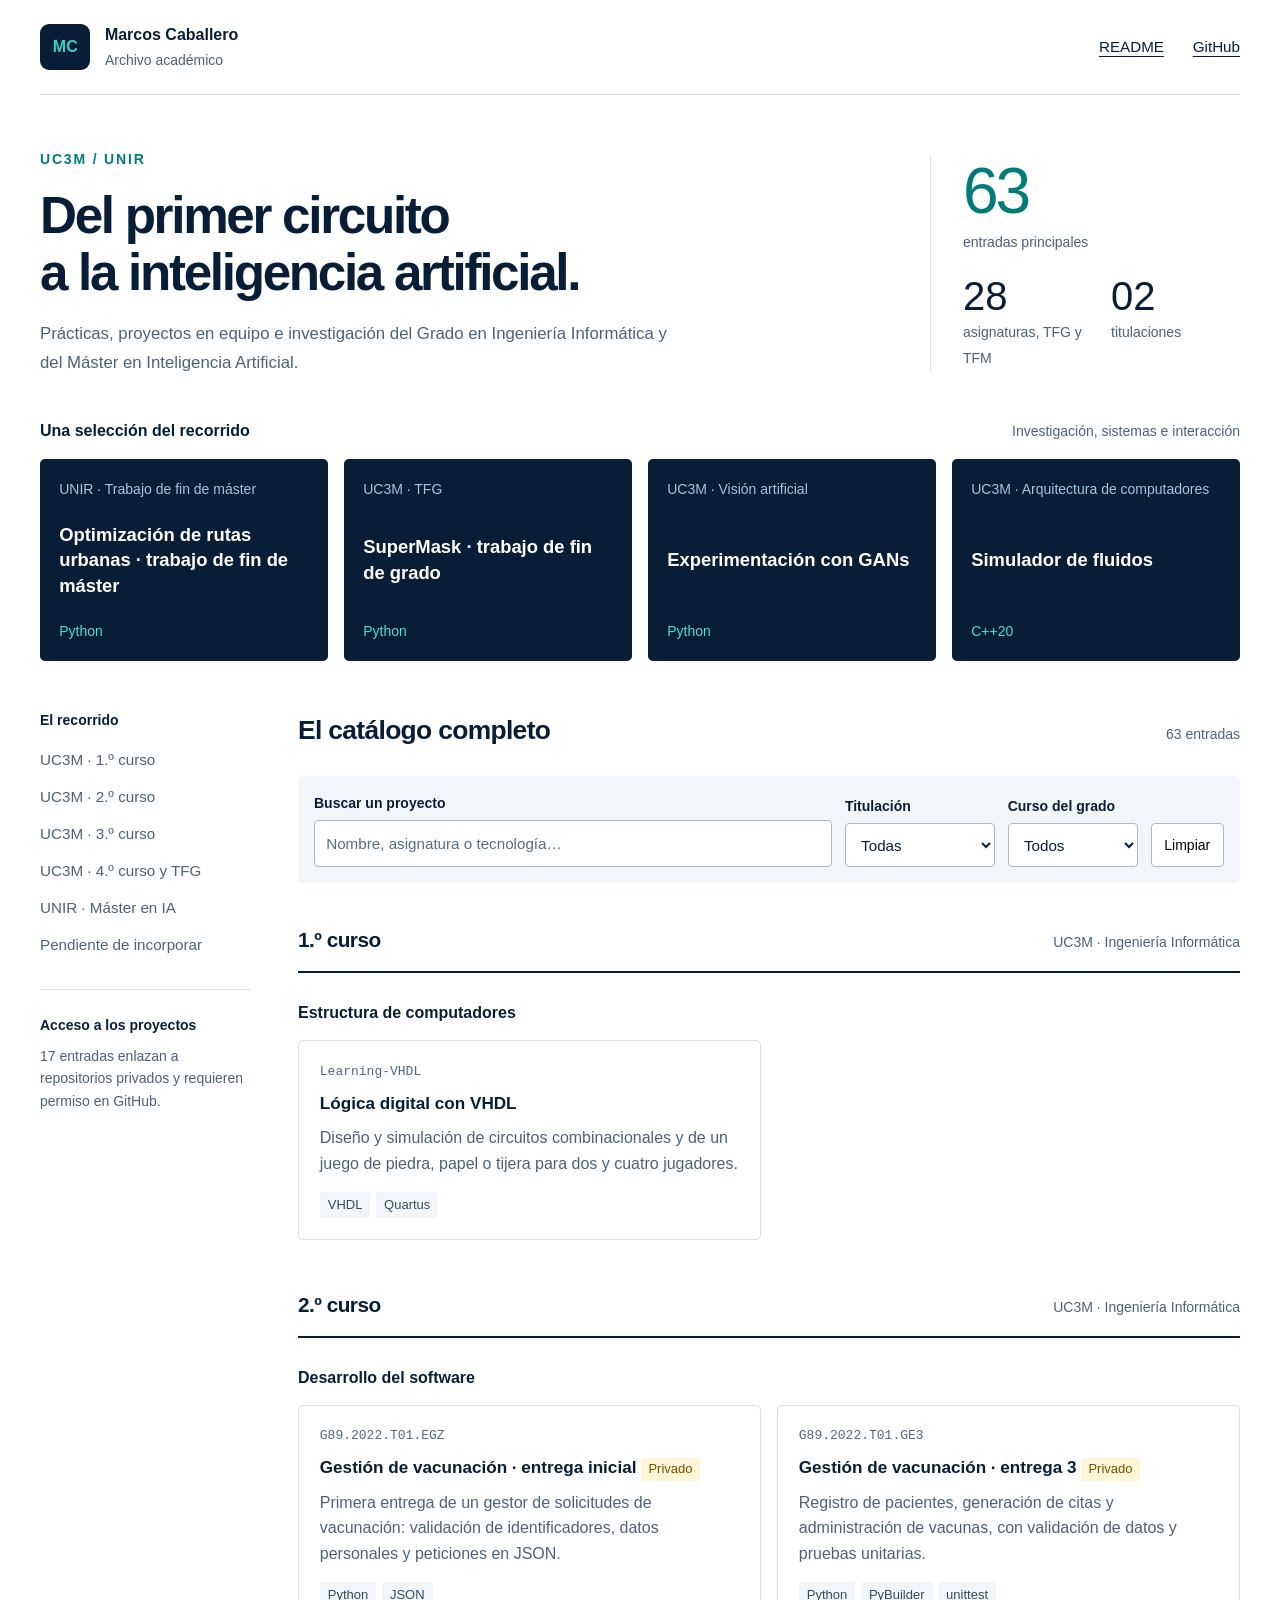
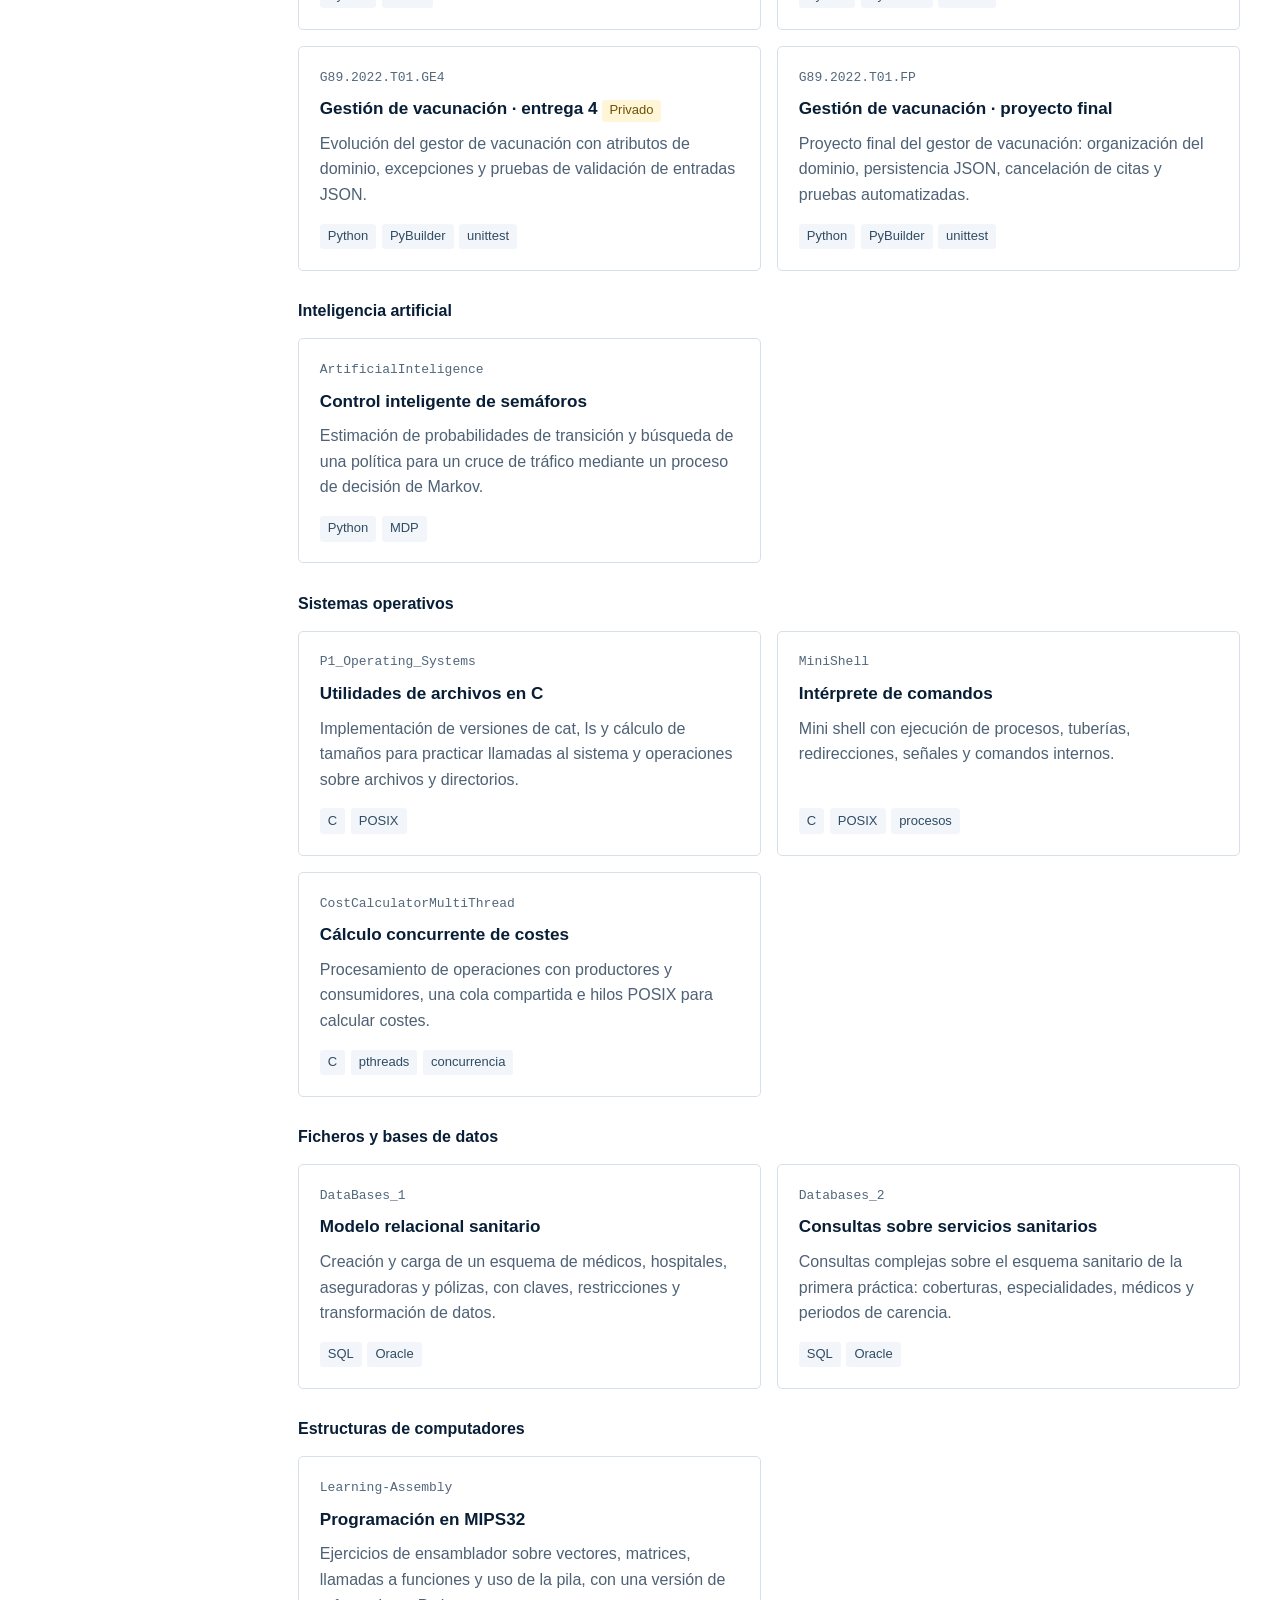
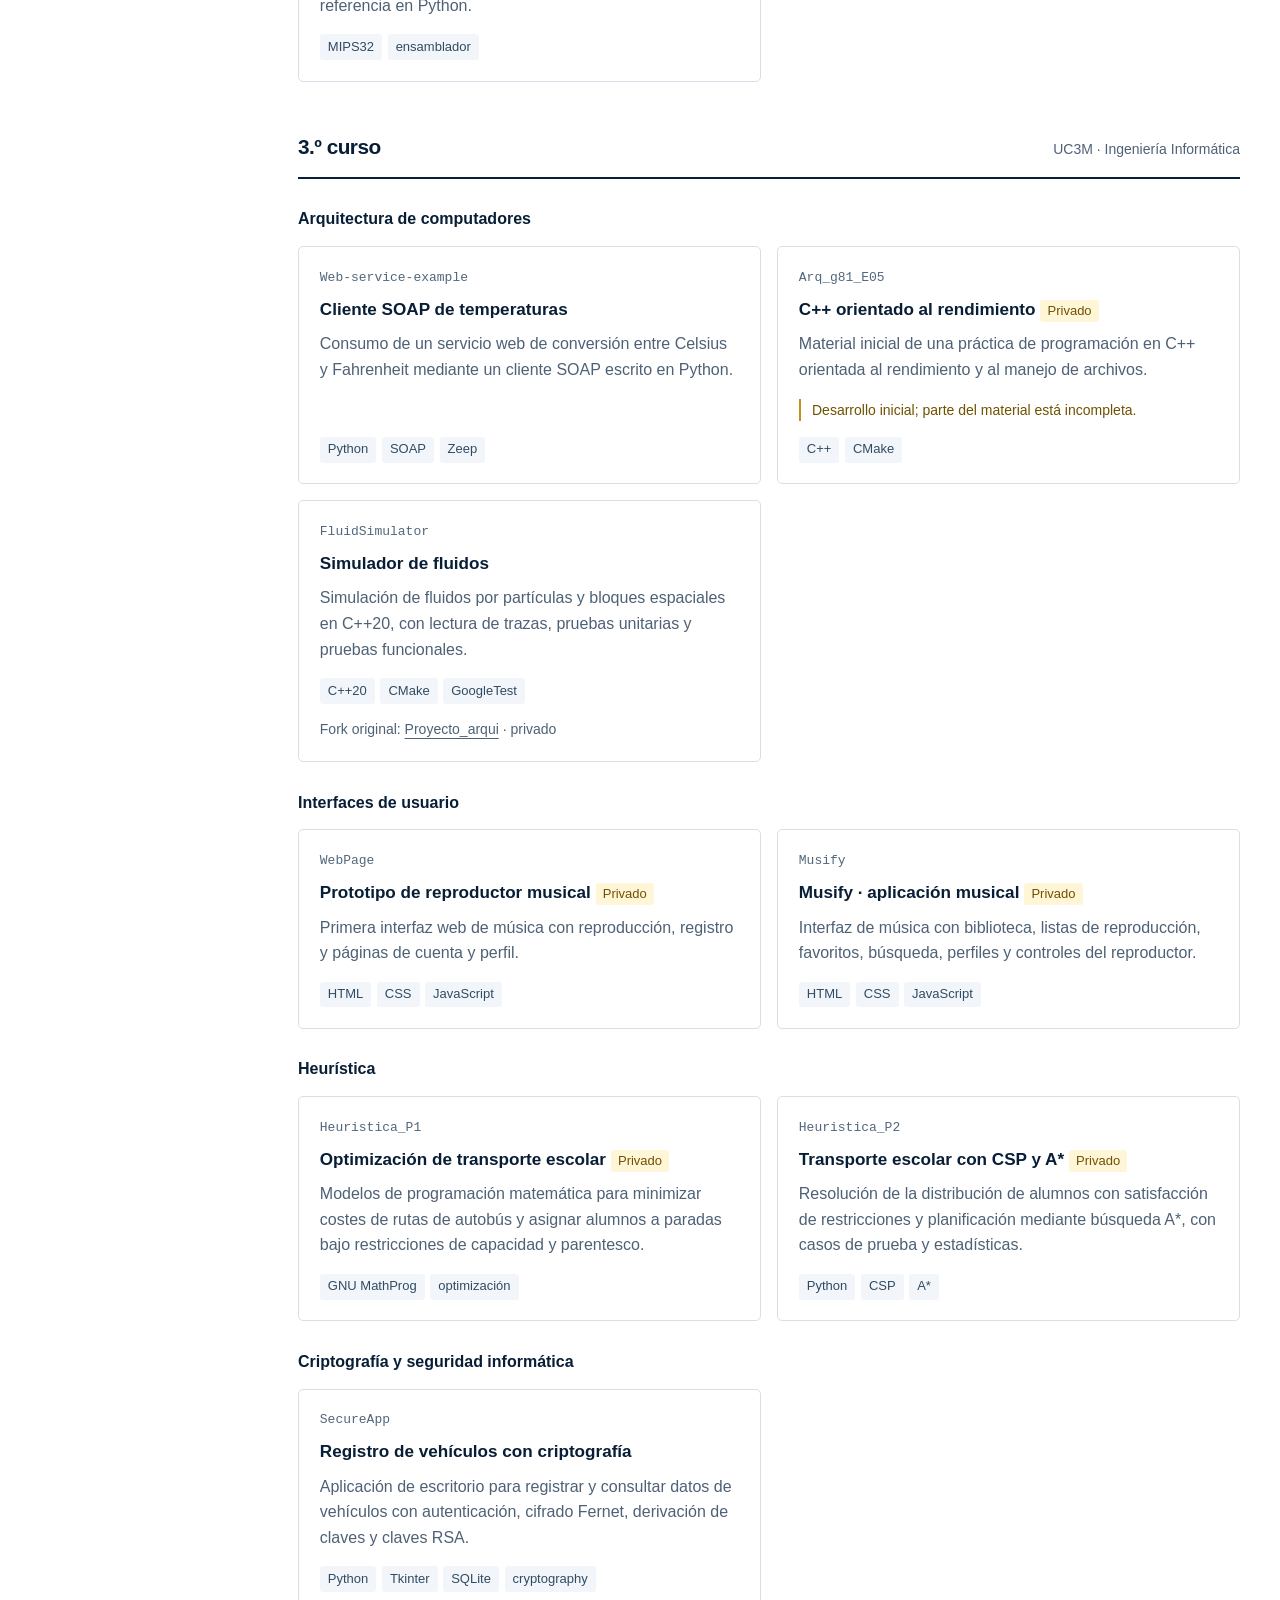
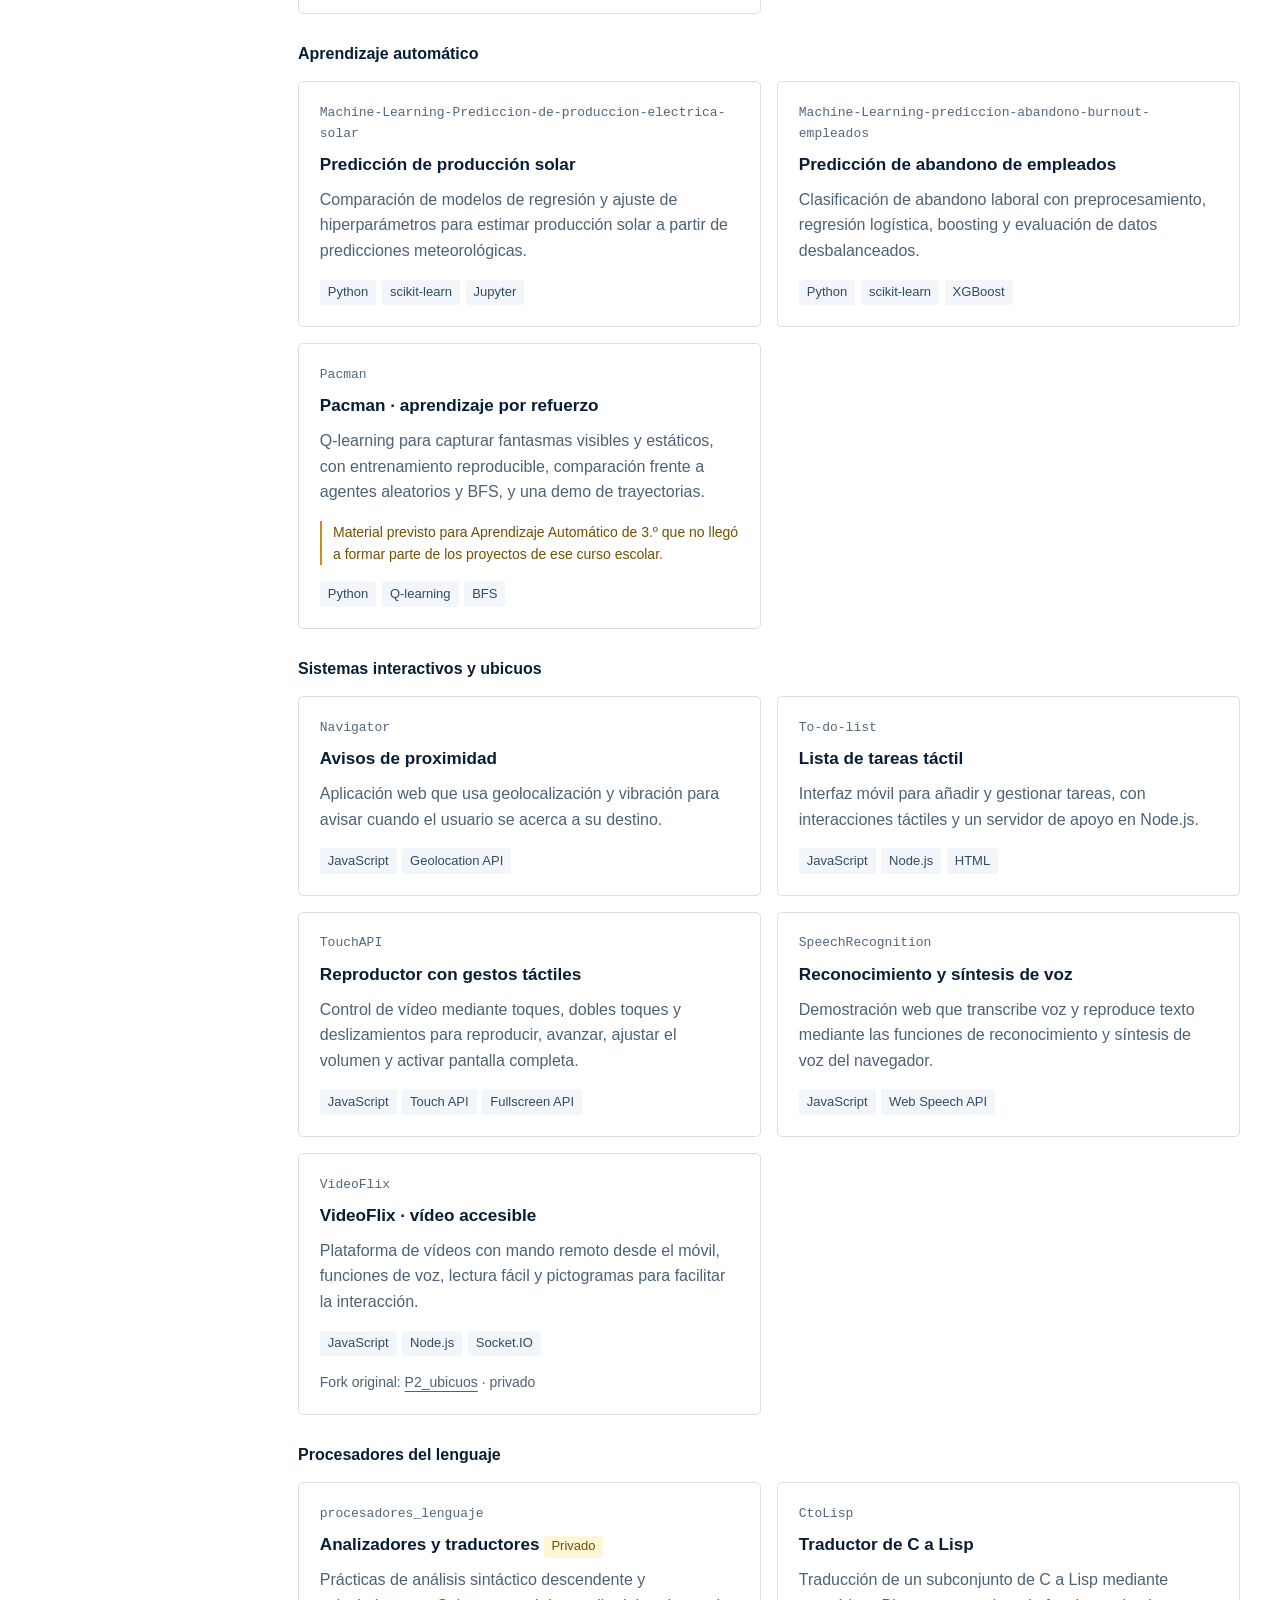
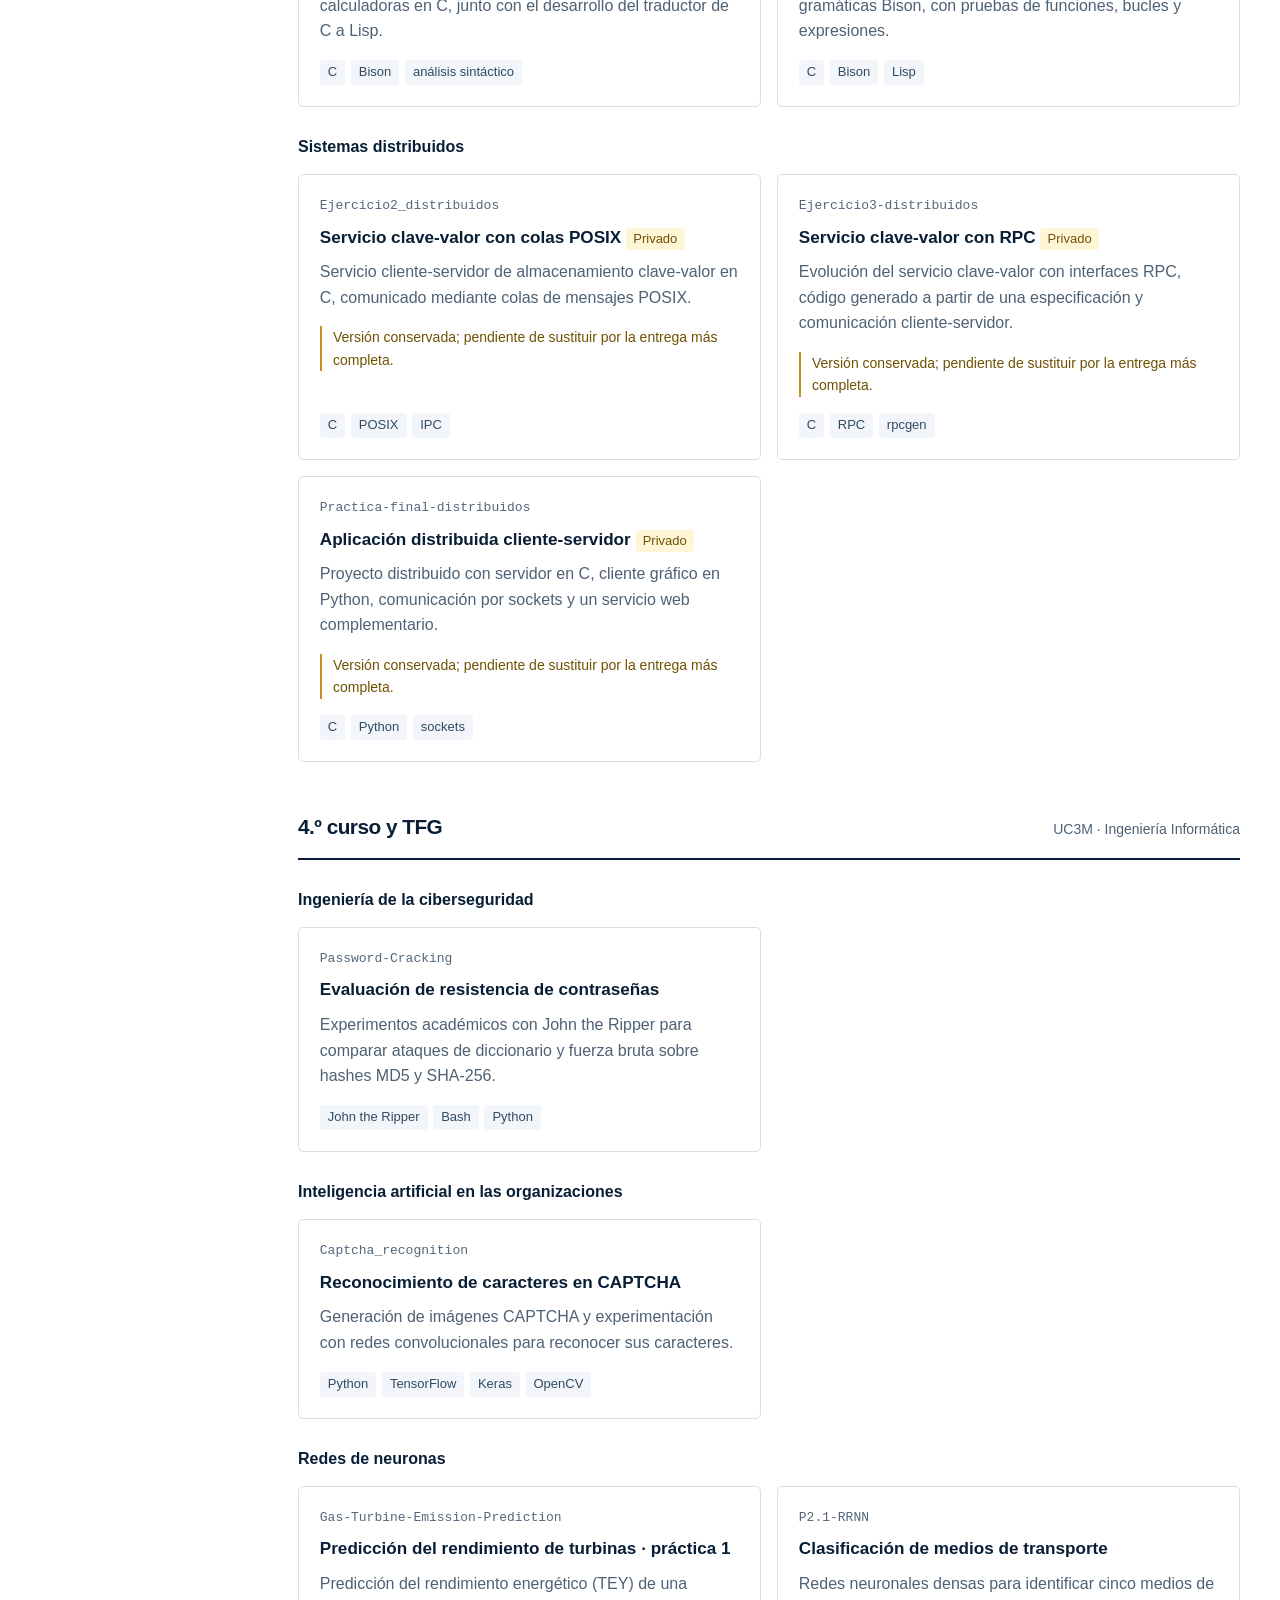
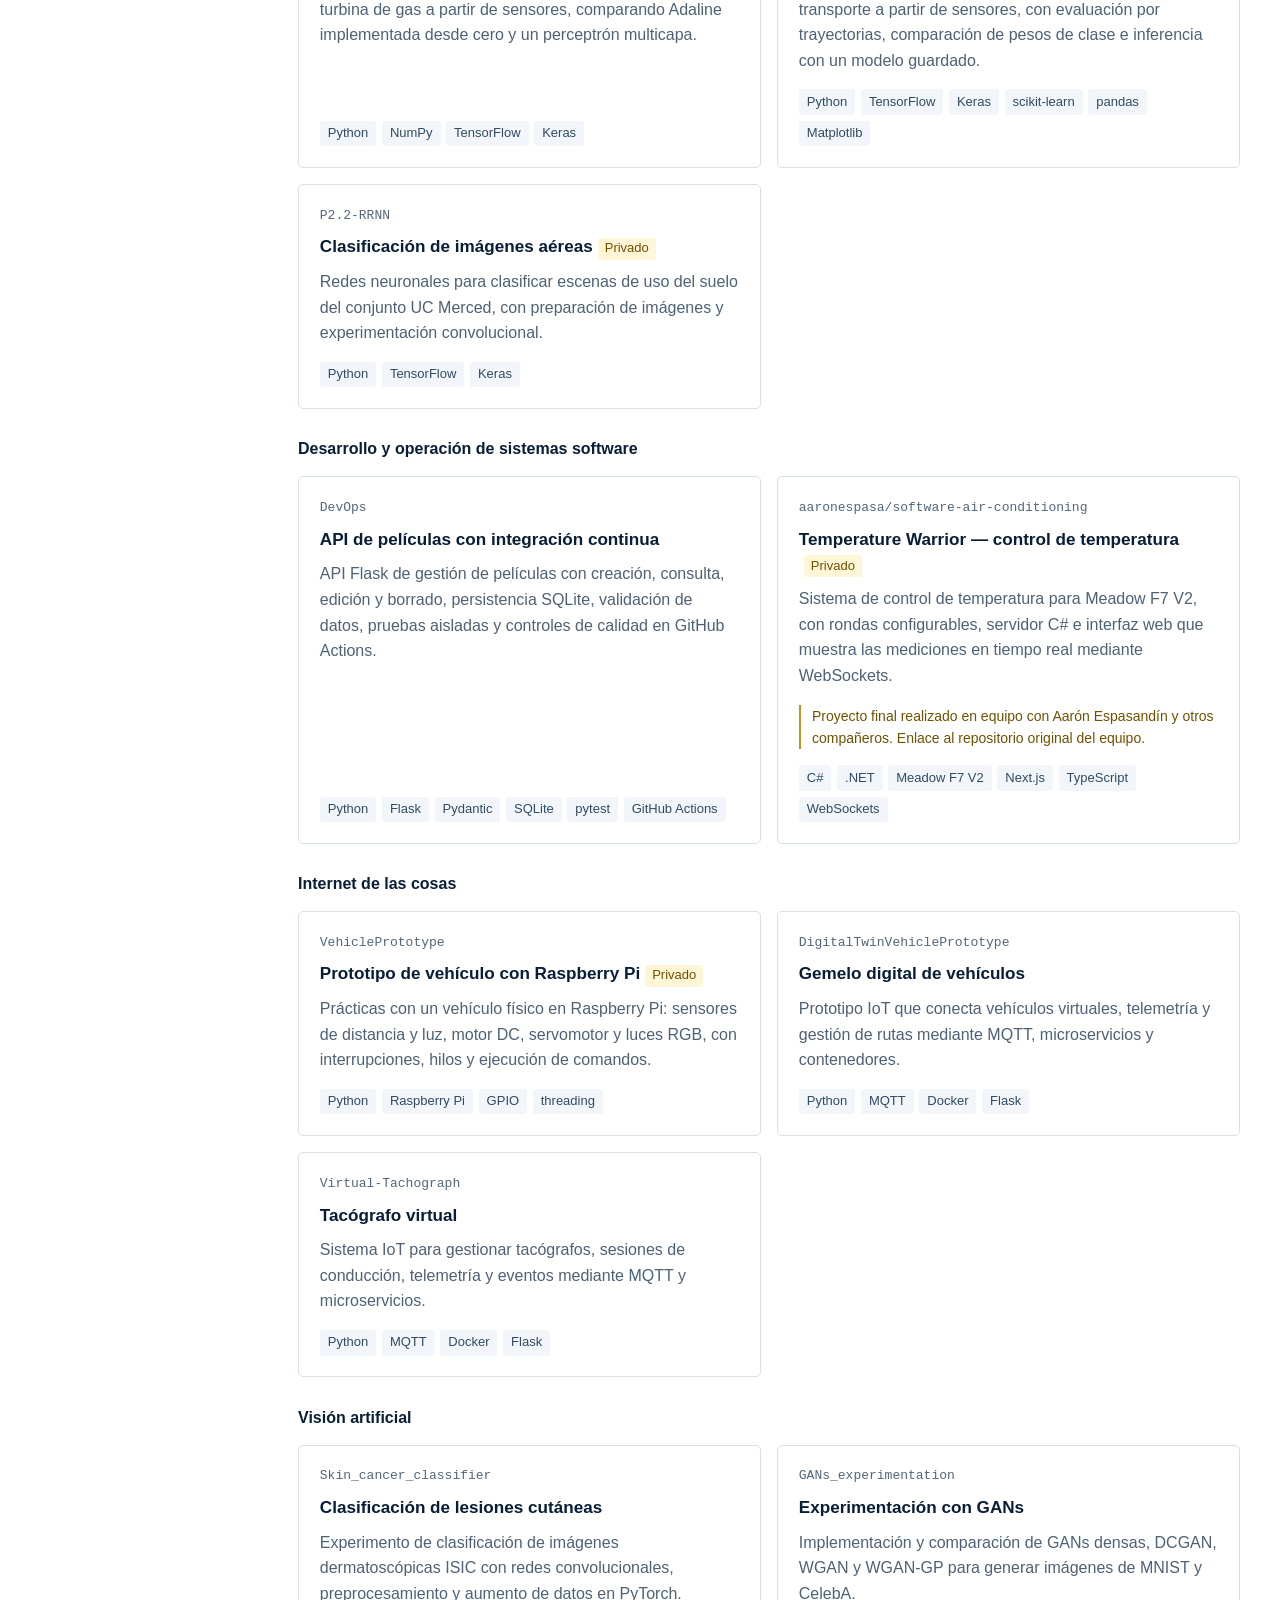
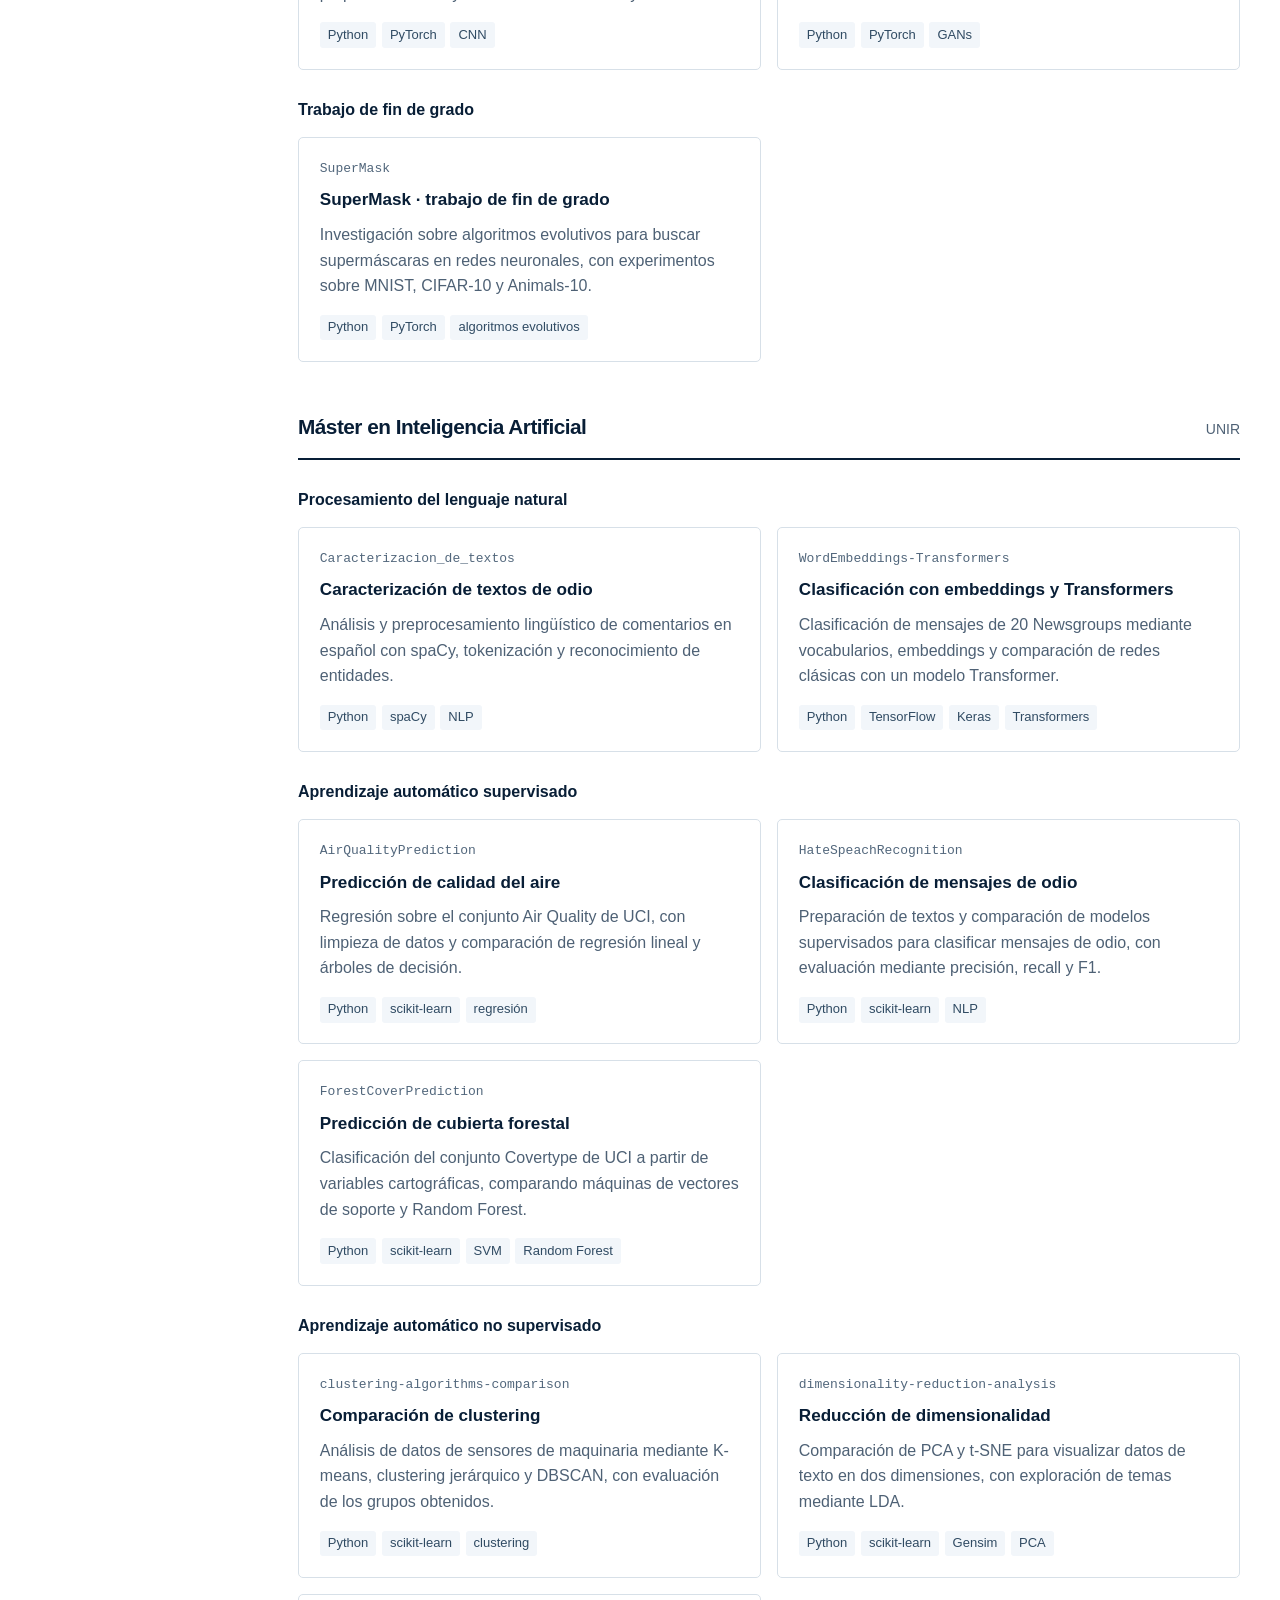
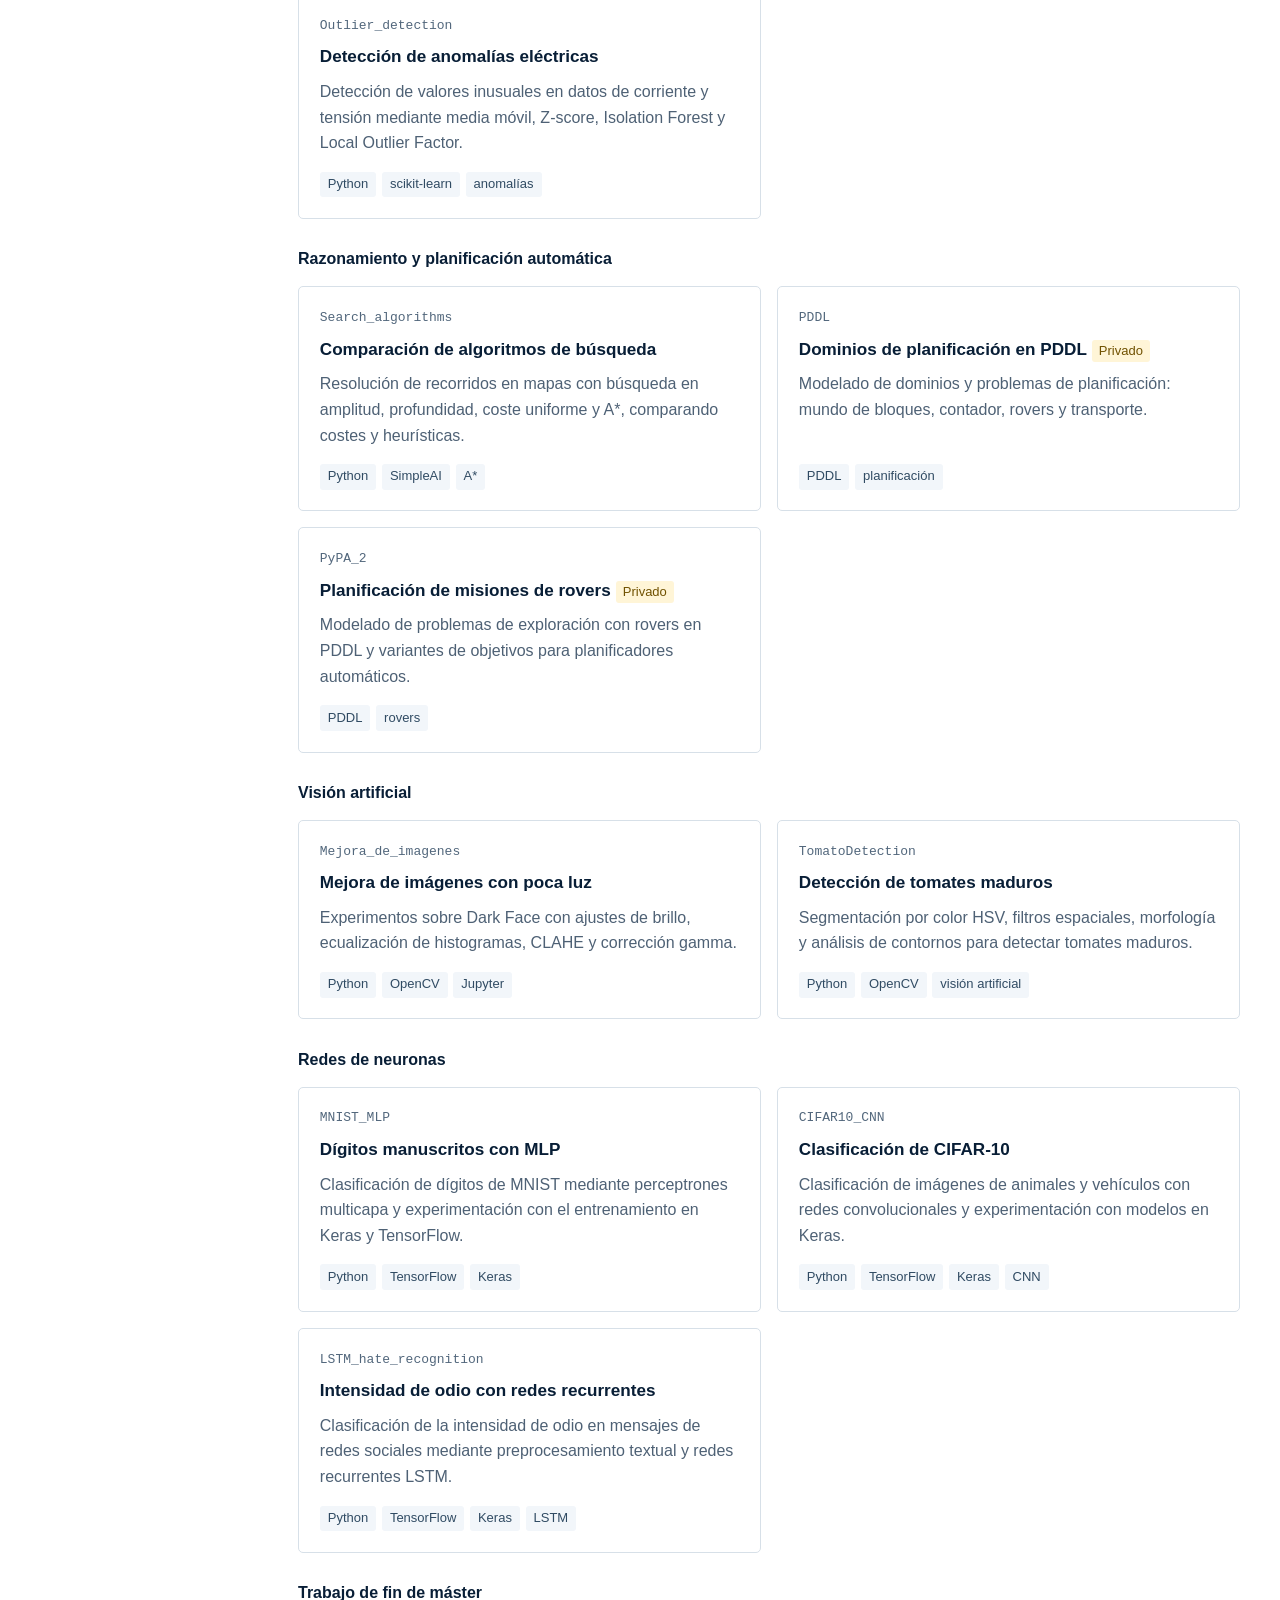
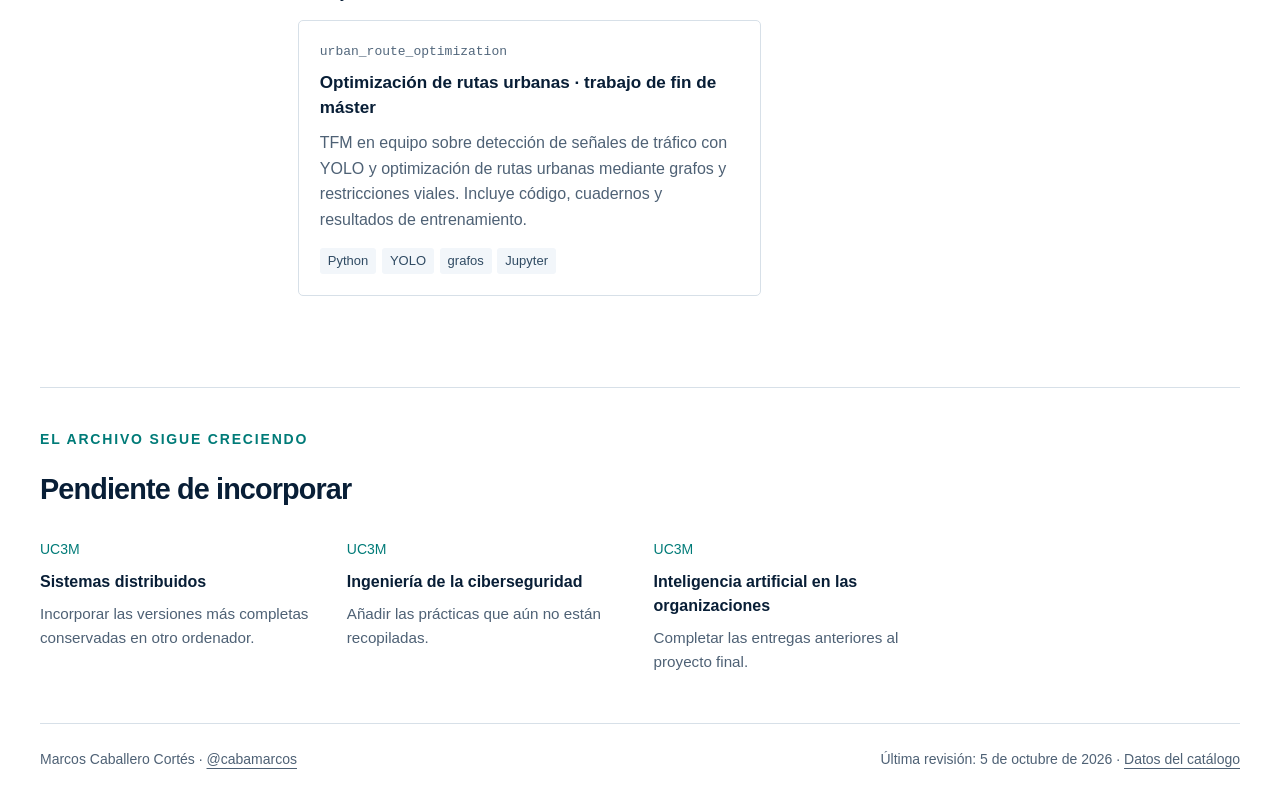
<file: docs/index.html>
<!doctype html>
<html lang="es">
<head>
  <meta charset="utf-8">
  <meta name="viewport" content="width=device-width, initial-scale=1">
  <meta name="description" content="Proyectos de Marcos Caballero: Grado en Ingeniería Informática en UC3M y Máster en Inteligencia Artificial en UNIR. Código, investigación y prácticas por asignatura.">
  <meta name="theme-color" content="#081e36">
  <title>Proyectos académicos · Marcos Caballero</title>
  <link rel="icon" type="image/svg+xml" href="data:image/svg+xml,%3Csvg xmlns='http://www.w3.org/2000/svg' viewBox='0 0 64 64'%3E%3Crect width='64' height='64' rx='12' fill='%23081e36'/%3E%3Cpath d='M17 20h30v7H24v10h23v7H17z' fill='%2337d4c3'/%3E%3C/svg%3E">
  <link rel="stylesheet" href="styles.css">
  <script src="app.js" defer></script>
</head>
<body>
  <a class="skip" href="#catalogo">Saltar al catálogo</a>
  <header class="topbar wrap">
    <a class="identity" href="./"><span class="monogram" aria-hidden="true">MC</span><span>Marcos Caballero<span class="identity-sub">Archivo académico</span></span></a>
    <nav aria-label="Enlaces principales"><a href="https://github.com/cabamarcos/academic-projects#readme">README</a><a href="https://github.com/cabamarcos">GitHub</a></nav>
  </header>
  <main class="wrap">
    <section class="intro" aria-labelledby="page-title">
      <div><p class="eyebrow">UC3M / UNIR</p><h1 id="page-title">Del primer circuito<br>a la inteligencia artificial.</h1><p class="lead">Prácticas, proyectos en equipo e investigación del Grado en Ingeniería Informática y del Máster en Inteligencia Artificial.</p></div>
      <div class="totals"><div><strong>63</strong><span>entradas principales</span></div><div><strong>28</strong><span>asignaturas, TFG y TFM</span></div><div><strong>02</strong><span>titulaciones</span></div></div>
    </section>
    <section class="featured" aria-labelledby="destacados"><div class="section-label"><h2 id="destacados">Una selección del recorrido</h2><span>Investigación, sistemas e interacción</span></div><div class="featured-grid"><a class="feature" href="https://github.com/GabiGR67/urban_route_optimization"><small>UNIR · Trabajo de fin de máster</small><h3>Optimización de rutas urbanas · trabajo de fin de máster</h3><span>Python</span></a><a class="feature" href="https://github.com/cabamarcos/SuperMask"><small>UC3M · TFG</small><h3>SuperMask · trabajo de fin de grado</h3><span>Python</span></a><a class="feature" href="https://github.com/cabamarcos/GANs_experimentation"><small>UC3M · Visión artificial</small><h3>Experimentación con GANs</h3><span>Python</span></a><a class="feature" href="https://github.com/cabamarcos/FluidSimulator"><small>UC3M · Arquitectura de computadores</small><h3>Simulador de fluidos</h3><span>C++20</span></a></div></section>
    <div class="catalog-layout">
      <aside class="side"><h2>El recorrido</h2><nav aria-label="Índice del catálogo"><a href="#uc3m-1">UC3M · 1.º curso</a><a href="#uc3m-2">UC3M · 2.º curso</a><a href="#uc3m-3">UC3M · 3.º curso</a><a href="#uc3m-4">UC3M · 4.º curso y TFG</a><a href="#unir">UNIR · Máster en IA</a><a href="#pendiente">Pendiente de incorporar</a></nav><p class="access-note"><strong>Acceso a los proyectos</strong>17 entradas enlazan a repositorios privados y requieren permiso en GitHub.</p></aside>
      <section id="catalogo" class="catalog" aria-labelledby="catalog-title">
        <div class="catalog-heading"><h2 id="catalog-title">El catálogo completo</h2><p id="result-count" role="status" aria-live="polite">63 entradas</p></div>
        <form class="filters" role="search" aria-label="Buscar proyectos" hidden>
          <div class="search-field"><label for="search">Buscar un proyecto</label><input id="search" type="search" placeholder="Nombre, asignatura o tecnología…" autocomplete="off"></div>
          <div><label for="degree">Titulación</label><select id="degree"><option value="">Todas</option><option value="UC3M">Grado · UC3M</option><option value="UNIR">Máster · UNIR</option></select></div>
          <div><label for="year">Curso del grado</label><select id="year"><option value="">Todos</option><option value="1">1.º</option><option value="2">2.º</option><option value="3">3.º</option><option value="4">4.º y TFG</option></select></div>
          <button class="reset" type="reset">Limpiar</button>
        </form>
        <div id="empty" class="empty" hidden><h3>No hay proyectos con esos filtros.</h3><p>Prueba con otra asignatura, tecnología o titulación.</p></div>
        <div id="entries"><section class="course" id="uc3m-1"><div class="course-title"><h2>1.º curso</h2><span>UC3M · Ingeniería Informática</span></div><section class="subject"><h3>Estructura de computadores</h3><div class="project-grid"><article class="project" data-degree="UC3M" data-year="1" data-search="Lógica digital con VHDL Learning-VHDL Diseño y simulación de circuitos combinacionales y de un juego de piedra, papel o tijera para dos y cuatro jugadores. Estructura de computadores VHDL Quartus"><p class="repo-name">Learning-VHDL</p><h4><a href="https://github.com/cabamarcos/Learning-VHDL">Lógica digital con VHDL</a></h4><p class="description">Diseño y simulación de circuitos combinacionales y de un juego de piedra, papel o tijera para dos y cuatro jugadores.</p><ul class="tags" aria-label="Tecnologías"><li>VHDL</li><li>Quartus</li></ul></article></div></section></section><section class="course" id="uc3m-2"><div class="course-title"><h2>2.º curso</h2><span>UC3M · Ingeniería Informática</span></div><section class="subject"><h3>Desarrollo del software</h3><div class="project-grid"><article class="project" data-degree="UC3M" data-year="2" data-search="Gestión de vacunación · entrega inicial G89.2022.T01.EGZ Primera entrega de un gestor de solicitudes de vacunación: validación de identificadores, datos personales y peticiones en JSON. Desarrollo del software Python JSON"><p class="repo-name">G89.2022.T01.EGZ</p><h4><a href="https://github.com/cabamarcos/G89.2022.T01.EGZ">Gestión de vacunación · entrega inicial</a><span class="private">Privado</span></h4><p class="description">Primera entrega de un gestor de solicitudes de vacunación: validación de identificadores, datos personales y peticiones en JSON.</p><ul class="tags" aria-label="Tecnologías"><li>Python</li><li>JSON</li></ul></article><article class="project" data-degree="UC3M" data-year="2" data-search="Gestión de vacunación · entrega 3 G89.2022.T01.GE3 Registro de pacientes, generación de citas y administración de vacunas, con validación de datos y pruebas unitarias. Desarrollo del software Python PyBuilder unittest"><p class="repo-name">G89.2022.T01.GE3</p><h4><a href="https://github.com/cabamarcos/G89.2022.T01.GE3">Gestión de vacunación · entrega 3</a><span class="private">Privado</span></h4><p class="description">Registro de pacientes, generación de citas y administración de vacunas, con validación de datos y pruebas unitarias.</p><ul class="tags" aria-label="Tecnologías"><li>Python</li><li>PyBuilder</li><li>unittest</li></ul></article><article class="project" data-degree="UC3M" data-year="2" data-search="Gestión de vacunación · entrega 4 G89.2022.T01.GE4 Evolución del gestor de vacunación con atributos de dominio, excepciones y pruebas de validación de entradas JSON. Desarrollo del software Python PyBuilder unittest"><p class="repo-name">G89.2022.T01.GE4</p><h4><a href="https://github.com/cabamarcos/G89.2022.T01.GE4">Gestión de vacunación · entrega 4</a><span class="private">Privado</span></h4><p class="description">Evolución del gestor de vacunación con atributos de dominio, excepciones y pruebas de validación de entradas JSON.</p><ul class="tags" aria-label="Tecnologías"><li>Python</li><li>PyBuilder</li><li>unittest</li></ul></article><article class="project" data-degree="UC3M" data-year="2" data-search="Gestión de vacunación · proyecto final G89.2022.T01.FP Proyecto final del gestor de vacunación: organización del dominio, persistencia JSON, cancelación de citas y pruebas automatizadas. Desarrollo del software Python PyBuilder unittest"><p class="repo-name">G89.2022.T01.FP</p><h4><a href="https://github.com/cabamarcos/G89.2022.T01.FP">Gestión de vacunación · proyecto final</a></h4><p class="description">Proyecto final del gestor de vacunación: organización del dominio, persistencia JSON, cancelación de citas y pruebas automatizadas.</p><ul class="tags" aria-label="Tecnologías"><li>Python</li><li>PyBuilder</li><li>unittest</li></ul></article></div></section><section class="subject"><h3>Inteligencia artificial</h3><div class="project-grid"><article class="project" data-degree="UC3M" data-year="2" data-search="Control inteligente de semáforos ArtificialInteligence Estimación de probabilidades de transición y búsqueda de una política para un cruce de tráfico mediante un proceso de decisión de Markov. Inteligencia artificial Python MDP"><p class="repo-name">ArtificialInteligence</p><h4><a href="https://github.com/cabamarcos/ArtificialInteligence">Control inteligente de semáforos</a></h4><p class="description">Estimación de probabilidades de transición y búsqueda de una política para un cruce de tráfico mediante un proceso de decisión de Markov.</p><ul class="tags" aria-label="Tecnologías"><li>Python</li><li>MDP</li></ul></article></div></section><section class="subject"><h3>Sistemas operativos</h3><div class="project-grid"><article class="project" data-degree="UC3M" data-year="2" data-search="Utilidades de archivos en C P1_Operating_Systems Implementación de versiones de cat, ls y cálculo de tamaños para practicar llamadas al sistema y operaciones sobre archivos y directorios. Sistemas operativos C POSIX"><p class="repo-name">P1_Operating_Systems</p><h4><a href="https://github.com/cabamarcos/P1_Operating_Systems">Utilidades de archivos en C</a></h4><p class="description">Implementación de versiones de cat, ls y cálculo de tamaños para practicar llamadas al sistema y operaciones sobre archivos y directorios.</p><ul class="tags" aria-label="Tecnologías"><li>C</li><li>POSIX</li></ul></article><article class="project" data-degree="UC3M" data-year="2" data-search="Intérprete de comandos MiniShell Mini shell con ejecución de procesos, tuberías, redirecciones, señales y comandos internos. Sistemas operativos C POSIX procesos"><p class="repo-name">MiniShell</p><h4><a href="https://github.com/cabamarcos/MiniShell">Intérprete de comandos</a></h4><p class="description">Mini shell con ejecución de procesos, tuberías, redirecciones, señales y comandos internos.</p><ul class="tags" aria-label="Tecnologías"><li>C</li><li>POSIX</li><li>procesos</li></ul></article><article class="project" data-degree="UC3M" data-year="2" data-search="Cálculo concurrente de costes CostCalculatorMultiThread Procesamiento de operaciones con productores y consumidores, una cola compartida e hilos POSIX para calcular costes. Sistemas operativos C pthreads concurrencia"><p class="repo-name">CostCalculatorMultiThread</p><h4><a href="https://github.com/cabamarcos/CostCalculatorMultiThread">Cálculo concurrente de costes</a></h4><p class="description">Procesamiento de operaciones con productores y consumidores, una cola compartida e hilos POSIX para calcular costes.</p><ul class="tags" aria-label="Tecnologías"><li>C</li><li>pthreads</li><li>concurrencia</li></ul></article></div></section><section class="subject"><h3>Ficheros y bases de datos</h3><div class="project-grid"><article class="project" data-degree="UC3M" data-year="2" data-search="Modelo relacional sanitario DataBases_1 Creación y carga de un esquema de médicos, hospitales, aseguradoras y pólizas, con claves, restricciones y transformación de datos. Ficheros y bases de datos SQL Oracle"><p class="repo-name">DataBases_1</p><h4><a href="https://github.com/cabamarcos/DataBases_1">Modelo relacional sanitario</a></h4><p class="description">Creación y carga de un esquema de médicos, hospitales, aseguradoras y pólizas, con claves, restricciones y transformación de datos.</p><ul class="tags" aria-label="Tecnologías"><li>SQL</li><li>Oracle</li></ul></article><article class="project" data-degree="UC3M" data-year="2" data-search="Consultas sobre servicios sanitarios Databases_2 Consultas complejas sobre el esquema sanitario de la primera práctica: coberturas, especialidades, médicos y periodos de carencia. Ficheros y bases de datos SQL Oracle"><p class="repo-name">Databases_2</p><h4><a href="https://github.com/cabamarcos/Databases_2">Consultas sobre servicios sanitarios</a></h4><p class="description">Consultas complejas sobre el esquema sanitario de la primera práctica: coberturas, especialidades, médicos y periodos de carencia.</p><ul class="tags" aria-label="Tecnologías"><li>SQL</li><li>Oracle</li></ul></article></div></section><section class="subject"><h3>Estructuras de computadores</h3><div class="project-grid"><article class="project" data-degree="UC3M" data-year="2" data-search="Programación en MIPS32 Learning-Assembly Ejercicios de ensamblador sobre vectores, matrices, llamadas a funciones y uso de la pila, con una versión de referencia en Python. Estructuras de computadores MIPS32 ensamblador"><p class="repo-name">Learning-Assembly</p><h4><a href="https://github.com/cabamarcos/Learning-Assembly">Programación en MIPS32</a></h4><p class="description">Ejercicios de ensamblador sobre vectores, matrices, llamadas a funciones y uso de la pila, con una versión de referencia en Python.</p><ul class="tags" aria-label="Tecnologías"><li>MIPS32</li><li>ensamblador</li></ul></article></div></section></section><section class="course" id="uc3m-3"><div class="course-title"><h2>3.º curso</h2><span>UC3M · Ingeniería Informática</span></div><section class="subject"><h3>Arquitectura de computadores</h3><div class="project-grid"><article class="project" data-degree="UC3M" data-year="3" data-search="Cliente SOAP de temperaturas Web-service-example Consumo de un servicio web de conversión entre Celsius y Fahrenheit mediante un cliente SOAP escrito en Python. Arquitectura de computadores Python SOAP Zeep"><p class="repo-name">Web-service-example</p><h4><a href="https://github.com/cabamarcos/Web-service-example">Cliente SOAP de temperaturas</a></h4><p class="description">Consumo de un servicio web de conversión entre Celsius y Fahrenheit mediante un cliente SOAP escrito en Python.</p><ul class="tags" aria-label="Tecnologías"><li>Python</li><li>SOAP</li><li>Zeep</li></ul></article><article class="project" data-degree="UC3M" data-year="3" data-search="C++ orientado al rendimiento Arq_g81_E05 Material inicial de una práctica de programación en C++ orientada al rendimiento y al manejo de archivos. Arquitectura de computadores C++ CMake"><p class="repo-name">Arq_g81_E05</p><h4><a href="https://github.com/cabamarcos/Arq_g81_E05">C++ orientado al rendimiento</a><span class="private">Privado</span></h4><p class="description">Material inicial de una práctica de programación en C++ orientada al rendimiento y al manejo de archivos.</p><p class="project-note">Desarrollo inicial; parte del material está incompleta.</p><ul class="tags" aria-label="Tecnologías"><li>C++</li><li>CMake</li></ul></article><article class="project" data-degree="UC3M" data-year="3" data-search="Simulador de fluidos FluidSimulator Simulación de fluidos por partículas y bloques espaciales en C++20, con lectura de trazas, pruebas unitarias y pruebas funcionales. Arquitectura de computadores C++20 CMake GoogleTest"><p class="repo-name">FluidSimulator</p><h4><a href="https://github.com/cabamarcos/FluidSimulator">Simulador de fluidos</a></h4><p class="description">Simulación de fluidos por partículas y bloques espaciales en C++20, con lectura de trazas, pruebas unitarias y pruebas funcionales.</p><ul class="tags" aria-label="Tecnologías"><li>C++20</li><li>CMake</li><li>GoogleTest</li></ul><p class="alternatives">Fork original: <a href="https://github.com/cabamarcos/Proyecto_arqui">Proyecto_arqui</a> · privado</p></article></div></section><section class="subject"><h3>Interfaces de usuario</h3><div class="project-grid"><article class="project" data-degree="UC3M" data-year="3" data-search="Prototipo de reproductor musical WebPage Primera interfaz web de música con reproducción, registro y páginas de cuenta y perfil. Interfaces de usuario HTML CSS JavaScript"><p class="repo-name">WebPage</p><h4><a href="https://github.com/cabamarcos/WebPage">Prototipo de reproductor musical</a><span class="private">Privado</span></h4><p class="description">Primera interfaz web de música con reproducción, registro y páginas de cuenta y perfil.</p><ul class="tags" aria-label="Tecnologías"><li>HTML</li><li>CSS</li><li>JavaScript</li></ul></article><article class="project" data-degree="UC3M" data-year="3" data-search="Musify · aplicación musical Musify Interfaz de música con biblioteca, listas de reproducción, favoritos, búsqueda, perfiles y controles del reproductor. Interfaces de usuario HTML CSS JavaScript"><p class="repo-name">Musify</p><h4><a href="https://github.com/cabamarcos/Musify">Musify · aplicación musical</a><span class="private">Privado</span></h4><p class="description">Interfaz de música con biblioteca, listas de reproducción, favoritos, búsqueda, perfiles y controles del reproductor.</p><ul class="tags" aria-label="Tecnologías"><li>HTML</li><li>CSS</li><li>JavaScript</li></ul></article></div></section><section class="subject"><h3>Heurística</h3><div class="project-grid"><article class="project" data-degree="UC3M" data-year="3" data-search="Optimización de transporte escolar Heuristica_P1 Modelos de programación matemática para minimizar costes de rutas de autobús y asignar alumnos a paradas bajo restricciones de capacidad y parentesco. Heurística GNU MathProg optimización"><p class="repo-name">Heuristica_P1</p><h4><a href="https://github.com/cabamarcos/Heuristica_P1">Optimización de transporte escolar</a><span class="private">Privado</span></h4><p class="description">Modelos de programación matemática para minimizar costes de rutas de autobús y asignar alumnos a paradas bajo restricciones de capacidad y parentesco.</p><ul class="tags" aria-label="Tecnologías"><li>GNU MathProg</li><li>optimización</li></ul></article><article class="project" data-degree="UC3M" data-year="3" data-search="Transporte escolar con CSP y A* Heuristica_P2 Resolución de la distribución de alumnos con satisfacción de restricciones y planificación mediante búsqueda A*, con casos de prueba y estadísticas. Heurística Python CSP A*"><p class="repo-name">Heuristica_P2</p><h4><a href="https://github.com/cabamarcos/Heuristica_P2">Transporte escolar con CSP y A*</a><span class="private">Privado</span></h4><p class="description">Resolución de la distribución de alumnos con satisfacción de restricciones y planificación mediante búsqueda A*, con casos de prueba y estadísticas.</p><ul class="tags" aria-label="Tecnologías"><li>Python</li><li>CSP</li><li>A*</li></ul></article></div></section><section class="subject"><h3>Criptografía y seguridad informática</h3><div class="project-grid"><article class="project" data-degree="UC3M" data-year="3" data-search="Registro de vehículos con criptografía SecureApp Aplicación de escritorio para registrar y consultar datos de vehículos con autenticación, cifrado Fernet, derivación de claves y claves RSA. Criptografía y seguridad informática Python Tkinter SQLite cryptography"><p class="repo-name">SecureApp</p><h4><a href="https://github.com/cabamarcos/SecureApp">Registro de vehículos con criptografía</a></h4><p class="description">Aplicación de escritorio para registrar y consultar datos de vehículos con autenticación, cifrado Fernet, derivación de claves y claves RSA.</p><ul class="tags" aria-label="Tecnologías"><li>Python</li><li>Tkinter</li><li>SQLite</li><li>cryptography</li></ul></article></div></section><section class="subject"><h3>Aprendizaje automático</h3><div class="project-grid"><article class="project" data-degree="UC3M" data-year="3" data-search="Predicción de producción solar Machine-Learning-Prediccion-de-produccion-electrica-solar Comparación de modelos de regresión y ajuste de hiperparámetros para estimar producción solar a partir de predicciones meteorológicas. Aprendizaje automático Python scikit-learn Jupyter"><p class="repo-name">Machine-Learning-Prediccion-de-produccion-electrica-solar</p><h4><a href="https://github.com/cabamarcos/Machine-Learning-Prediccion-de-produccion-electrica-solar">Predicción de producción solar</a></h4><p class="description">Comparación de modelos de regresión y ajuste de hiperparámetros para estimar producción solar a partir de predicciones meteorológicas.</p><ul class="tags" aria-label="Tecnologías"><li>Python</li><li>scikit-learn</li><li>Jupyter</li></ul></article><article class="project" data-degree="UC3M" data-year="3" data-search="Predicción de abandono de empleados Machine-Learning-prediccion-abandono-burnout-empleados Clasificación de abandono laboral con preprocesamiento, regresión logística, boosting y evaluación de datos desbalanceados. Aprendizaje automático Python scikit-learn XGBoost"><p class="repo-name">Machine-Learning-prediccion-abandono-burnout-empleados</p><h4><a href="https://github.com/cabamarcos/Machine-Learning-prediccion-abandono-burnout-empleados">Predicción de abandono de empleados</a></h4><p class="description">Clasificación de abandono laboral con preprocesamiento, regresión logística, boosting y evaluación de datos desbalanceados.</p><ul class="tags" aria-label="Tecnologías"><li>Python</li><li>scikit-learn</li><li>XGBoost</li></ul></article><article class="project" data-degree="UC3M" data-year="3" data-search="Pacman · aprendizaje por refuerzo Pacman Q-learning para capturar fantasmas visibles y estáticos, con entrenamiento reproducible, comparación frente a agentes aleatorios y BFS, y una demo de trayectorias. Aprendizaje automático Python Q-learning BFS"><p class="repo-name">Pacman</p><h4><a href="https://github.com/cabamarcos/Pacman">Pacman · aprendizaje por refuerzo</a></h4><p class="description">Q-learning para capturar fantasmas visibles y estáticos, con entrenamiento reproducible, comparación frente a agentes aleatorios y BFS, y una demo de trayectorias.</p><p class="project-note">Material previsto para Aprendizaje Automático de 3.º que no llegó a formar parte de los proyectos de ese curso escolar.</p><ul class="tags" aria-label="Tecnologías"><li>Python</li><li>Q-learning</li><li>BFS</li></ul></article></div></section><section class="subject"><h3>Sistemas interactivos y ubicuos</h3><div class="project-grid"><article class="project" data-degree="UC3M" data-year="3" data-search="Avisos de proximidad Navigator Aplicación web que usa geolocalización y vibración para avisar cuando el usuario se acerca a su destino. Sistemas interactivos y ubicuos JavaScript Geolocation API"><p class="repo-name">Navigator</p><h4><a href="https://github.com/cabamarcos/Navigator">Avisos de proximidad</a></h4><p class="description">Aplicación web que usa geolocalización y vibración para avisar cuando el usuario se acerca a su destino.</p><ul class="tags" aria-label="Tecnologías"><li>JavaScript</li><li>Geolocation API</li></ul></article><article class="project" data-degree="UC3M" data-year="3" data-search="Lista de tareas táctil To-do-list Interfaz móvil para añadir y gestionar tareas, con interacciones táctiles y un servidor de apoyo en Node.js. Sistemas interactivos y ubicuos JavaScript Node.js HTML"><p class="repo-name">To-do-list</p><h4><a href="https://github.com/cabamarcos/To-do-list">Lista de tareas táctil</a></h4><p class="description">Interfaz móvil para añadir y gestionar tareas, con interacciones táctiles y un servidor de apoyo en Node.js.</p><ul class="tags" aria-label="Tecnologías"><li>JavaScript</li><li>Node.js</li><li>HTML</li></ul></article><article class="project" data-degree="UC3M" data-year="3" data-search="Reproductor con gestos táctiles TouchAPI Control de vídeo mediante toques, dobles toques y deslizamientos para reproducir, avanzar, ajustar el volumen y activar pantalla completa. Sistemas interactivos y ubicuos JavaScript Touch API Fullscreen API"><p class="repo-name">TouchAPI</p><h4><a href="https://github.com/cabamarcos/TouchAPI">Reproductor con gestos táctiles</a></h4><p class="description">Control de vídeo mediante toques, dobles toques y deslizamientos para reproducir, avanzar, ajustar el volumen y activar pantalla completa.</p><ul class="tags" aria-label="Tecnologías"><li>JavaScript</li><li>Touch API</li><li>Fullscreen API</li></ul></article><article class="project" data-degree="UC3M" data-year="3" data-search="Reconocimiento y síntesis de voz SpeechRecognition Demostración web que transcribe voz y reproduce texto mediante las funciones de reconocimiento y síntesis de voz del navegador. Sistemas interactivos y ubicuos JavaScript Web Speech API"><p class="repo-name">SpeechRecognition</p><h4><a href="https://github.com/cabamarcos/SpeechRecognition">Reconocimiento y síntesis de voz</a></h4><p class="description">Demostración web que transcribe voz y reproduce texto mediante las funciones de reconocimiento y síntesis de voz del navegador.</p><ul class="tags" aria-label="Tecnologías"><li>JavaScript</li><li>Web Speech API</li></ul></article><article class="project" data-degree="UC3M" data-year="3" data-search="VideoFlix · vídeo accesible VideoFlix Plataforma de vídeos con mando remoto desde el móvil, funciones de voz, lectura fácil y pictogramas para facilitar la interacción. Sistemas interactivos y ubicuos JavaScript Node.js Socket.IO"><p class="repo-name">VideoFlix</p><h4><a href="https://github.com/cabamarcos/VideoFlix">VideoFlix · vídeo accesible</a></h4><p class="description">Plataforma de vídeos con mando remoto desde el móvil, funciones de voz, lectura fácil y pictogramas para facilitar la interacción.</p><ul class="tags" aria-label="Tecnologías"><li>JavaScript</li><li>Node.js</li><li>Socket.IO</li></ul><p class="alternatives">Fork original: <a href="https://github.com/cabamarcos/P2_ubicuos">P2_ubicuos</a> · privado</p></article></div></section><section class="subject"><h3>Procesadores del lenguaje</h3><div class="project-grid"><article class="project" data-degree="UC3M" data-year="3" data-search="Analizadores y traductores procesadores_lenguaje Prácticas de análisis sintáctico descendente y calculadoras en C, junto con el desarrollo del traductor de C a Lisp. Procesadores del lenguaje C Bison análisis sintáctico"><p class="repo-name">procesadores_lenguaje</p><h4><a href="https://github.com/cabamarcos/procesadores_lenguaje">Analizadores y traductores</a><span class="private">Privado</span></h4><p class="description">Prácticas de análisis sintáctico descendente y calculadoras en C, junto con el desarrollo del traductor de C a Lisp.</p><ul class="tags" aria-label="Tecnologías"><li>C</li><li>Bison</li><li>análisis sintáctico</li></ul></article><article class="project" data-degree="UC3M" data-year="3" data-search="Traductor de C a Lisp CtoLisp Traducción de un subconjunto de C a Lisp mediante gramáticas Bison, con pruebas de funciones, bucles y expresiones. Procesadores del lenguaje C Bison Lisp"><p class="repo-name">CtoLisp</p><h4><a href="https://github.com/cabamarcos/CtoLisp">Traductor de C a Lisp</a></h4><p class="description">Traducción de un subconjunto de C a Lisp mediante gramáticas Bison, con pruebas de funciones, bucles y expresiones.</p><ul class="tags" aria-label="Tecnologías"><li>C</li><li>Bison</li><li>Lisp</li></ul></article></div></section><section class="subject"><h3>Sistemas distribuidos</h3><div class="project-grid"><article class="project" data-degree="UC3M" data-year="3" data-search="Servicio clave-valor con colas POSIX Ejercicio2_distribuidos Servicio cliente-servidor de almacenamiento clave-valor en C, comunicado mediante colas de mensajes POSIX. Sistemas distribuidos C POSIX IPC"><p class="repo-name">Ejercicio2_distribuidos</p><h4><a href="https://github.com/cabamarcos/Ejercicio2_distribuidos">Servicio clave-valor con colas POSIX</a><span class="private">Privado</span></h4><p class="description">Servicio cliente-servidor de almacenamiento clave-valor en C, comunicado mediante colas de mensajes POSIX.</p><p class="project-note">Versión conservada; pendiente de sustituir por la entrega más completa.</p><ul class="tags" aria-label="Tecnologías"><li>C</li><li>POSIX</li><li>IPC</li></ul></article><article class="project" data-degree="UC3M" data-year="3" data-search="Servicio clave-valor con RPC Ejercicio3-distribuidos Evolución del servicio clave-valor con interfaces RPC, código generado a partir de una especificación y comunicación cliente-servidor. Sistemas distribuidos C RPC rpcgen"><p class="repo-name">Ejercicio3-distribuidos</p><h4><a href="https://github.com/cabamarcos/Ejercicio3-distribuidos">Servicio clave-valor con RPC</a><span class="private">Privado</span></h4><p class="description">Evolución del servicio clave-valor con interfaces RPC, código generado a partir de una especificación y comunicación cliente-servidor.</p><p class="project-note">Versión conservada; pendiente de sustituir por la entrega más completa.</p><ul class="tags" aria-label="Tecnologías"><li>C</li><li>RPC</li><li>rpcgen</li></ul></article><article class="project" data-degree="UC3M" data-year="3" data-search="Aplicación distribuida cliente-servidor Practica-final-distribuidos Proyecto distribuido con servidor en C, cliente gráfico en Python, comunicación por sockets y un servicio web complementario. Sistemas distribuidos C Python sockets"><p class="repo-name">Practica-final-distribuidos</p><h4><a href="https://github.com/cabamarcos/Practica-final-distribuidos">Aplicación distribuida cliente-servidor</a><span class="private">Privado</span></h4><p class="description">Proyecto distribuido con servidor en C, cliente gráfico en Python, comunicación por sockets y un servicio web complementario.</p><p class="project-note">Versión conservada; pendiente de sustituir por la entrega más completa.</p><ul class="tags" aria-label="Tecnologías"><li>C</li><li>Python</li><li>sockets</li></ul></article></div></section></section><section class="course" id="uc3m-4"><div class="course-title"><h2>4.º curso y TFG</h2><span>UC3M · Ingeniería Informática</span></div><section class="subject"><h3>Ingeniería de la ciberseguridad</h3><div class="project-grid"><article class="project" data-degree="UC3M" data-year="4" data-search="Evaluación de resistencia de contraseñas Password-Cracking Experimentos académicos con John the Ripper para comparar ataques de diccionario y fuerza bruta sobre hashes MD5 y SHA-256. Ingeniería de la ciberseguridad John the Ripper Bash Python"><p class="repo-name">Password-Cracking</p><h4><a href="https://github.com/cabamarcos/Password-Cracking">Evaluación de resistencia de contraseñas</a></h4><p class="description">Experimentos académicos con John the Ripper para comparar ataques de diccionario y fuerza bruta sobre hashes MD5 y SHA-256.</p><ul class="tags" aria-label="Tecnologías"><li>John the Ripper</li><li>Bash</li><li>Python</li></ul></article></div></section><section class="subject"><h3>Inteligencia artificial en las organizaciones</h3><div class="project-grid"><article class="project" data-degree="UC3M" data-year="4" data-search="Reconocimiento de caracteres en CAPTCHA Captcha_recognition Generación de imágenes CAPTCHA y experimentación con redes convolucionales para reconocer sus caracteres. Inteligencia artificial en las organizaciones Python TensorFlow Keras OpenCV"><p class="repo-name">Captcha_recognition</p><h4><a href="https://github.com/cabamarcos/Captcha_recognition">Reconocimiento de caracteres en CAPTCHA</a></h4><p class="description">Generación de imágenes CAPTCHA y experimentación con redes convolucionales para reconocer sus caracteres.</p><ul class="tags" aria-label="Tecnologías"><li>Python</li><li>TensorFlow</li><li>Keras</li><li>OpenCV</li></ul></article></div></section><section class="subject"><h3>Redes de neuronas</h3><div class="project-grid"><article class="project" data-degree="UC3M" data-year="4" data-search="Predicción del rendimiento de turbinas · práctica 1 Gas-Turbine-Emission-Prediction Predicción del rendimiento energético (TEY) de una turbina de gas a partir de sensores, comparando Adaline implementada desde cero y un perceptrón multicapa. Redes de neuronas Python NumPy TensorFlow Keras"><p class="repo-name">Gas-Turbine-Emission-Prediction</p><h4><a href="https://github.com/cabamarcos/Gas-Turbine-Emission-Prediction">Predicción del rendimiento de turbinas · práctica 1</a></h4><p class="description">Predicción del rendimiento energético (TEY) de una turbina de gas a partir de sensores, comparando Adaline implementada desde cero y un perceptrón multicapa.</p><ul class="tags" aria-label="Tecnologías"><li>Python</li><li>NumPy</li><li>TensorFlow</li><li>Keras</li></ul></article><article class="project" data-degree="UC3M" data-year="4" data-search="Clasificación de medios de transporte P2.1-RRNN Redes neuronales densas para identificar cinco medios de transporte a partir de sensores, con evaluación por trayectorias, comparación de pesos de clase e inferencia con un modelo guardado. Redes de neuronas Python TensorFlow Keras scikit-learn pandas Matplotlib"><p class="repo-name">P2.1-RRNN</p><h4><a href="https://github.com/cabamarcos/P2.1-RRNN">Clasificación de medios de transporte</a></h4><p class="description">Redes neuronales densas para identificar cinco medios de transporte a partir de sensores, con evaluación por trayectorias, comparación de pesos de clase e inferencia con un modelo guardado.</p><ul class="tags" aria-label="Tecnologías"><li>Python</li><li>TensorFlow</li><li>Keras</li><li>scikit-learn</li><li>pandas</li><li>Matplotlib</li></ul></article><article class="project" data-degree="UC3M" data-year="4" data-search="Clasificación de imágenes aéreas P2.2-RRNN Redes neuronales para clasificar escenas de uso del suelo del conjunto UC Merced, con preparación de imágenes y experimentación convolucional. Redes de neuronas Python TensorFlow Keras"><p class="repo-name">P2.2-RRNN</p><h4><a href="https://github.com/cabamarcos/P2.2-RRNN">Clasificación de imágenes aéreas</a><span class="private">Privado</span></h4><p class="description">Redes neuronales para clasificar escenas de uso del suelo del conjunto UC Merced, con preparación de imágenes y experimentación convolucional.</p><ul class="tags" aria-label="Tecnologías"><li>Python</li><li>TensorFlow</li><li>Keras</li></ul></article></div></section><section class="subject"><h3>Desarrollo y operación de sistemas software</h3><div class="project-grid"><article class="project" data-degree="UC3M" data-year="4" data-search="API de películas con integración continua DevOps API Flask de gestión de películas con creación, consulta, edición y borrado, persistencia SQLite, validación de datos, pruebas aisladas y controles de calidad en GitHub Actions. Desarrollo y operación de sistemas software Python Flask Pydantic SQLite pytest GitHub Actions"><p class="repo-name">DevOps</p><h4><a href="https://github.com/cabamarcos/DevOps">API de películas con integración continua</a></h4><p class="description">API Flask de gestión de películas con creación, consulta, edición y borrado, persistencia SQLite, validación de datos, pruebas aisladas y controles de calidad en GitHub Actions.</p><ul class="tags" aria-label="Tecnologías"><li>Python</li><li>Flask</li><li>Pydantic</li><li>SQLite</li><li>pytest</li><li>GitHub Actions</li></ul></article><article class="project" data-degree="UC3M" data-year="4" data-search="Temperature Warrior — control de temperatura aaronespasa/software-air-conditioning Sistema de control de temperatura para Meadow F7 V2, con rondas configurables, servidor C# e interfaz web que muestra las mediciones en tiempo real mediante WebSockets. Desarrollo y operación de sistemas software C# .NET Meadow F7 V2 Next.js TypeScript WebSockets"><p class="repo-name">aaronespasa/software-air-conditioning</p><h4><a href="https://github.com/aaronespasa/software-air-conditioning">Temperature Warrior — control de temperatura</a><span class="private">Privado</span></h4><p class="description">Sistema de control de temperatura para Meadow F7 V2, con rondas configurables, servidor C# e interfaz web que muestra las mediciones en tiempo real mediante WebSockets.</p><p class="project-note">Proyecto final realizado en equipo con Aarón Espasandín y otros compañeros. Enlace al repositorio original del equipo.</p><ul class="tags" aria-label="Tecnologías"><li>C#</li><li>.NET</li><li>Meadow F7 V2</li><li>Next.js</li><li>TypeScript</li><li>WebSockets</li></ul></article></div></section><section class="subject"><h3>Internet de las cosas</h3><div class="project-grid"><article class="project" data-degree="UC3M" data-year="4" data-search="Prototipo de vehículo con Raspberry Pi VehiclePrototype Prácticas con un vehículo físico en Raspberry Pi: sensores de distancia y luz, motor DC, servomotor y luces RGB, con interrupciones, hilos y ejecución de comandos. Internet de las cosas Python Raspberry Pi GPIO threading"><p class="repo-name">VehiclePrototype</p><h4><a href="https://github.com/cabamarcos/VehiclePrototype">Prototipo de vehículo con Raspberry Pi</a><span class="private">Privado</span></h4><p class="description">Prácticas con un vehículo físico en Raspberry Pi: sensores de distancia y luz, motor DC, servomotor y luces RGB, con interrupciones, hilos y ejecución de comandos.</p><ul class="tags" aria-label="Tecnologías"><li>Python</li><li>Raspberry Pi</li><li>GPIO</li><li>threading</li></ul></article><article class="project" data-degree="UC3M" data-year="4" data-search="Gemelo digital de vehículos DigitalTwinVehiclePrototype Prototipo IoT que conecta vehículos virtuales, telemetría y gestión de rutas mediante MQTT, microservicios y contenedores. Internet de las cosas Python MQTT Docker Flask"><p class="repo-name">DigitalTwinVehiclePrototype</p><h4><a href="https://github.com/cabamarcos/DigitalTwinVehiclePrototype">Gemelo digital de vehículos</a></h4><p class="description">Prototipo IoT que conecta vehículos virtuales, telemetría y gestión de rutas mediante MQTT, microservicios y contenedores.</p><ul class="tags" aria-label="Tecnologías"><li>Python</li><li>MQTT</li><li>Docker</li><li>Flask</li></ul></article><article class="project" data-degree="UC3M" data-year="4" data-search="Tacógrafo virtual Virtual-Tachograph Sistema IoT para gestionar tacógrafos, sesiones de conducción, telemetría y eventos mediante MQTT y microservicios. Internet de las cosas Python MQTT Docker Flask"><p class="repo-name">Virtual-Tachograph</p><h4><a href="https://github.com/cabamarcos/Virtual-Tachograph">Tacógrafo virtual</a></h4><p class="description">Sistema IoT para gestionar tacógrafos, sesiones de conducción, telemetría y eventos mediante MQTT y microservicios.</p><ul class="tags" aria-label="Tecnologías"><li>Python</li><li>MQTT</li><li>Docker</li><li>Flask</li></ul></article></div></section><section class="subject"><h3>Visión artificial</h3><div class="project-grid"><article class="project" data-degree="UC3M" data-year="4" data-search="Clasificación de lesiones cutáneas Skin_cancer_classifier Experimento de clasificación de imágenes dermatoscópicas ISIC con redes convolucionales, preprocesamiento y aumento de datos en PyTorch. Visión artificial Python PyTorch CNN"><p class="repo-name">Skin_cancer_classifier</p><h4><a href="https://github.com/cabamarcos/Skin_cancer_classifier">Clasificación de lesiones cutáneas</a></h4><p class="description">Experimento de clasificación de imágenes dermatoscópicas ISIC con redes convolucionales, preprocesamiento y aumento de datos en PyTorch.</p><ul class="tags" aria-label="Tecnologías"><li>Python</li><li>PyTorch</li><li>CNN</li></ul></article><article class="project" data-degree="UC3M" data-year="4" data-search="Experimentación con GANs GANs_experimentation Implementación y comparación de GANs densas, DCGAN, WGAN y WGAN-GP para generar imágenes de MNIST y CelebA. Visión artificial Python PyTorch GANs"><p class="repo-name">GANs_experimentation</p><h4><a href="https://github.com/cabamarcos/GANs_experimentation">Experimentación con GANs</a></h4><p class="description">Implementación y comparación de GANs densas, DCGAN, WGAN y WGAN-GP para generar imágenes de MNIST y CelebA.</p><ul class="tags" aria-label="Tecnologías"><li>Python</li><li>PyTorch</li><li>GANs</li></ul></article></div></section><section class="subject"><h3>Trabajo de fin de grado</h3><div class="project-grid"><article class="project" data-degree="UC3M" data-year="4" data-search="SuperMask · trabajo de fin de grado SuperMask Investigación sobre algoritmos evolutivos para buscar supermáscaras en redes neuronales, con experimentos sobre MNIST, CIFAR-10 y Animals-10. Trabajo de fin de grado Python PyTorch algoritmos evolutivos"><p class="repo-name">SuperMask</p><h4><a href="https://github.com/cabamarcos/SuperMask">SuperMask · trabajo de fin de grado</a></h4><p class="description">Investigación sobre algoritmos evolutivos para buscar supermáscaras en redes neuronales, con experimentos sobre MNIST, CIFAR-10 y Animals-10.</p><ul class="tags" aria-label="Tecnologías"><li>Python</li><li>PyTorch</li><li>algoritmos evolutivos</li></ul></article></div></section></section><section class="course" id="unir"><div class="course-title"><h2>Máster en Inteligencia Artificial</h2><span>UNIR</span></div><section class="subject"><h3>Procesamiento del lenguaje natural</h3><div class="project-grid"><article class="project" data-degree="UNIR" data-year="" data-search="Caracterización de textos de odio Caracterizacion_de_textos Análisis y preprocesamiento lingüístico de comentarios en español con spaCy, tokenización y reconocimiento de entidades. Procesamiento del lenguaje natural Python spaCy NLP"><p class="repo-name">Caracterizacion_de_textos</p><h4><a href="https://github.com/cabamarcos/Caracterizacion_de_textos">Caracterización de textos de odio</a></h4><p class="description">Análisis y preprocesamiento lingüístico de comentarios en español con spaCy, tokenización y reconocimiento de entidades.</p><ul class="tags" aria-label="Tecnologías"><li>Python</li><li>spaCy</li><li>NLP</li></ul></article><article class="project" data-degree="UNIR" data-year="" data-search="Clasificación con embeddings y Transformers WordEmbeddings-Transformers Clasificación de mensajes de 20 Newsgroups mediante vocabularios, embeddings y comparación de redes clásicas con un modelo Transformer. Procesamiento del lenguaje natural Python TensorFlow Keras Transformers"><p class="repo-name">WordEmbeddings-Transformers</p><h4><a href="https://github.com/cabamarcos/WordEmbeddings-Transformers">Clasificación con embeddings y Transformers</a></h4><p class="description">Clasificación de mensajes de 20 Newsgroups mediante vocabularios, embeddings y comparación de redes clásicas con un modelo Transformer.</p><ul class="tags" aria-label="Tecnologías"><li>Python</li><li>TensorFlow</li><li>Keras</li><li>Transformers</li></ul></article></div></section><section class="subject"><h3>Aprendizaje automático supervisado</h3><div class="project-grid"><article class="project" data-degree="UNIR" data-year="" data-search="Predicción de calidad del aire AirQualityPrediction Regresión sobre el conjunto Air Quality de UCI, con limpieza de datos y comparación de regresión lineal y árboles de decisión. Aprendizaje automático supervisado Python scikit-learn regresión"><p class="repo-name">AirQualityPrediction</p><h4><a href="https://github.com/cabamarcos/AirQualityPrediction">Predicción de calidad del aire</a></h4><p class="description">Regresión sobre el conjunto Air Quality de UCI, con limpieza de datos y comparación de regresión lineal y árboles de decisión.</p><ul class="tags" aria-label="Tecnologías"><li>Python</li><li>scikit-learn</li><li>regresión</li></ul></article><article class="project" data-degree="UNIR" data-year="" data-search="Clasificación de mensajes de odio HateSpeachRecognition Preparación de textos y comparación de modelos supervisados para clasificar mensajes de odio, con evaluación mediante precisión, recall y F1. Aprendizaje automático supervisado Python scikit-learn NLP"><p class="repo-name">HateSpeachRecognition</p><h4><a href="https://github.com/cabamarcos/HateSpeachRecognition">Clasificación de mensajes de odio</a></h4><p class="description">Preparación de textos y comparación de modelos supervisados para clasificar mensajes de odio, con evaluación mediante precisión, recall y F1.</p><ul class="tags" aria-label="Tecnologías"><li>Python</li><li>scikit-learn</li><li>NLP</li></ul></article><article class="project" data-degree="UNIR" data-year="" data-search="Predicción de cubierta forestal ForestCoverPrediction Clasificación del conjunto Covertype de UCI a partir de variables cartográficas, comparando máquinas de vectores de soporte y Random Forest. Aprendizaje automático supervisado Python scikit-learn SVM Random Forest"><p class="repo-name">ForestCoverPrediction</p><h4><a href="https://github.com/cabamarcos/ForestCoverPrediction">Predicción de cubierta forestal</a></h4><p class="description">Clasificación del conjunto Covertype de UCI a partir de variables cartográficas, comparando máquinas de vectores de soporte y Random Forest.</p><ul class="tags" aria-label="Tecnologías"><li>Python</li><li>scikit-learn</li><li>SVM</li><li>Random Forest</li></ul></article></div></section><section class="subject"><h3>Aprendizaje automático no supervisado</h3><div class="project-grid"><article class="project" data-degree="UNIR" data-year="" data-search="Comparación de clustering clustering-algorithms-comparison Análisis de datos de sensores de maquinaria mediante K-means, clustering jerárquico y DBSCAN, con evaluación de los grupos obtenidos. Aprendizaje automático no supervisado Python scikit-learn clustering"><p class="repo-name">clustering-algorithms-comparison</p><h4><a href="https://github.com/cabamarcos/clustering-algorithms-comparison">Comparación de clustering</a></h4><p class="description">Análisis de datos de sensores de maquinaria mediante K-means, clustering jerárquico y DBSCAN, con evaluación de los grupos obtenidos.</p><ul class="tags" aria-label="Tecnologías"><li>Python</li><li>scikit-learn</li><li>clustering</li></ul></article><article class="project" data-degree="UNIR" data-year="" data-search="Reducción de dimensionalidad dimensionality-reduction-analysis Comparación de PCA y t-SNE para visualizar datos de texto en dos dimensiones, con exploración de temas mediante LDA. Aprendizaje automático no supervisado Python scikit-learn Gensim PCA"><p class="repo-name">dimensionality-reduction-analysis</p><h4><a href="https://github.com/cabamarcos/dimensionality-reduction-analysis">Reducción de dimensionalidad</a></h4><p class="description">Comparación de PCA y t-SNE para visualizar datos de texto en dos dimensiones, con exploración de temas mediante LDA.</p><ul class="tags" aria-label="Tecnologías"><li>Python</li><li>scikit-learn</li><li>Gensim</li><li>PCA</li></ul></article><article class="project" data-degree="UNIR" data-year="" data-search="Detección de anomalías eléctricas Outlier_detection Detección de valores inusuales en datos de corriente y tensión mediante media móvil, Z-score, Isolation Forest y Local Outlier Factor. Aprendizaje automático no supervisado Python scikit-learn anomalías"><p class="repo-name">Outlier_detection</p><h4><a href="https://github.com/cabamarcos/Outlier_detection">Detección de anomalías eléctricas</a></h4><p class="description">Detección de valores inusuales en datos de corriente y tensión mediante media móvil, Z-score, Isolation Forest y Local Outlier Factor.</p><ul class="tags" aria-label="Tecnologías"><li>Python</li><li>scikit-learn</li><li>anomalías</li></ul></article></div></section><section class="subject"><h3>Razonamiento y planificación automática</h3><div class="project-grid"><article class="project" data-degree="UNIR" data-year="" data-search="Comparación de algoritmos de búsqueda Search_algorithms Resolución de recorridos en mapas con búsqueda en amplitud, profundidad, coste uniforme y A*, comparando costes y heurísticas. Razonamiento y planificación automática Python SimpleAI A*"><p class="repo-name">Search_algorithms</p><h4><a href="https://github.com/cabamarcos/Search_algorithms">Comparación de algoritmos de búsqueda</a></h4><p class="description">Resolución de recorridos en mapas con búsqueda en amplitud, profundidad, coste uniforme y A*, comparando costes y heurísticas.</p><ul class="tags" aria-label="Tecnologías"><li>Python</li><li>SimpleAI</li><li>A*</li></ul></article><article class="project" data-degree="UNIR" data-year="" data-search="Dominios de planificación en PDDL PDDL Modelado de dominios y problemas de planificación: mundo de bloques, contador, rovers y transporte. Razonamiento y planificación automática PDDL planificación"><p class="repo-name">PDDL</p><h4><a href="https://github.com/cabamarcos/PDDL">Dominios de planificación en PDDL</a><span class="private">Privado</span></h4><p class="description">Modelado de dominios y problemas de planificación: mundo de bloques, contador, rovers y transporte.</p><ul class="tags" aria-label="Tecnologías"><li>PDDL</li><li>planificación</li></ul></article><article class="project" data-degree="UNIR" data-year="" data-search="Planificación de misiones de rovers PyPA_2 Modelado de problemas de exploración con rovers en PDDL y variantes de objetivos para planificadores automáticos. Razonamiento y planificación automática PDDL rovers"><p class="repo-name">PyPA_2</p><h4><a href="https://github.com/cabamarcos/PyPA_2">Planificación de misiones de rovers</a><span class="private">Privado</span></h4><p class="description">Modelado de problemas de exploración con rovers en PDDL y variantes de objetivos para planificadores automáticos.</p><ul class="tags" aria-label="Tecnologías"><li>PDDL</li><li>rovers</li></ul></article></div></section><section class="subject"><h3>Visión artificial</h3><div class="project-grid"><article class="project" data-degree="UNIR" data-year="" data-search="Mejora de imágenes con poca luz Mejora_de_imagenes Experimentos sobre Dark Face con ajustes de brillo, ecualización de histogramas, CLAHE y corrección gamma. Visión artificial Python OpenCV Jupyter"><p class="repo-name">Mejora_de_imagenes</p><h4><a href="https://github.com/cabamarcos/Mejora_de_imagenes">Mejora de imágenes con poca luz</a></h4><p class="description">Experimentos sobre Dark Face con ajustes de brillo, ecualización de histogramas, CLAHE y corrección gamma.</p><ul class="tags" aria-label="Tecnologías"><li>Python</li><li>OpenCV</li><li>Jupyter</li></ul></article><article class="project" data-degree="UNIR" data-year="" data-search="Detección de tomates maduros TomatoDetection Segmentación por color HSV, filtros espaciales, morfología y análisis de contornos para detectar tomates maduros. Visión artificial Python OpenCV visión artificial"><p class="repo-name">TomatoDetection</p><h4><a href="https://github.com/cabamarcos/TomatoDetection">Detección de tomates maduros</a></h4><p class="description">Segmentación por color HSV, filtros espaciales, morfología y análisis de contornos para detectar tomates maduros.</p><ul class="tags" aria-label="Tecnologías"><li>Python</li><li>OpenCV</li><li>visión artificial</li></ul></article></div></section><section class="subject"><h3>Redes de neuronas</h3><div class="project-grid"><article class="project" data-degree="UNIR" data-year="" data-search="Dígitos manuscritos con MLP MNIST_MLP Clasificación de dígitos de MNIST mediante perceptrones multicapa y experimentación con el entrenamiento en Keras y TensorFlow. Redes de neuronas Python TensorFlow Keras"><p class="repo-name">MNIST_MLP</p><h4><a href="https://github.com/cabamarcos/MNIST_MLP">Dígitos manuscritos con MLP</a></h4><p class="description">Clasificación de dígitos de MNIST mediante perceptrones multicapa y experimentación con el entrenamiento en Keras y TensorFlow.</p><ul class="tags" aria-label="Tecnologías"><li>Python</li><li>TensorFlow</li><li>Keras</li></ul></article><article class="project" data-degree="UNIR" data-year="" data-search="Clasificación de CIFAR-10 CIFAR10_CNN Clasificación de imágenes de animales y vehículos con redes convolucionales y experimentación con modelos en Keras. Redes de neuronas Python TensorFlow Keras CNN"><p class="repo-name">CIFAR10_CNN</p><h4><a href="https://github.com/cabamarcos/CIFAR10_CNN">Clasificación de CIFAR-10</a></h4><p class="description">Clasificación de imágenes de animales y vehículos con redes convolucionales y experimentación con modelos en Keras.</p><ul class="tags" aria-label="Tecnologías"><li>Python</li><li>TensorFlow</li><li>Keras</li><li>CNN</li></ul></article><article class="project" data-degree="UNIR" data-year="" data-search="Intensidad de odio con redes recurrentes LSTM_hate_recognition Clasificación de la intensidad de odio en mensajes de redes sociales mediante preprocesamiento textual y redes recurrentes LSTM. Redes de neuronas Python TensorFlow Keras LSTM"><p class="repo-name">LSTM_hate_recognition</p><h4><a href="https://github.com/cabamarcos/LSTM_hate_recognition">Intensidad de odio con redes recurrentes</a></h4><p class="description">Clasificación de la intensidad de odio en mensajes de redes sociales mediante preprocesamiento textual y redes recurrentes LSTM.</p><ul class="tags" aria-label="Tecnologías"><li>Python</li><li>TensorFlow</li><li>Keras</li><li>LSTM</li></ul></article></div></section><section class="subject"><h3>Trabajo de fin de máster</h3><div class="project-grid"><article class="project" data-degree="UNIR" data-year="" data-search="Optimización de rutas urbanas · trabajo de fin de máster urban_route_optimization TFM en equipo sobre detección de señales de tráfico con YOLO y optimización de rutas urbanas mediante grafos y restricciones viales. Incluye código, cuadernos y resultados de entrenamiento. Trabajo de fin de máster Python YOLO grafos Jupyter"><p class="repo-name">urban_route_optimization</p><h4><a href="https://github.com/GabiGR67/urban_route_optimization">Optimización de rutas urbanas · trabajo de fin de máster</a></h4><p class="description">TFM en equipo sobre detección de señales de tráfico con YOLO y optimización de rutas urbanas mediante grafos y restricciones viales. Incluye código, cuadernos y resultados de entrenamiento.</p><ul class="tags" aria-label="Tecnologías"><li>Python</li><li>YOLO</li><li>grafos</li><li>Jupyter</li></ul></article></div></section></section></div>
      </section>
    </div>
    <section id="pendiente" class="pending" aria-labelledby="pending-title"><p class="eyebrow">El archivo sigue creciendo</p><h2 id="pending-title">Pendiente de incorporar</h2><div class="pending-grid"><article class="pending-item"><small>UC3M</small><h3>Sistemas distribuidos</h3><p>Incorporar las versiones más completas conservadas en otro ordenador.</p></article><article class="pending-item"><small>UC3M</small><h3>Ingeniería de la ciberseguridad</h3><p>Añadir las prácticas que aún no están recopiladas.</p></article><article class="pending-item"><small>UC3M</small><h3>Inteligencia artificial en las organizaciones</h3><p>Completar las entregas anteriores al proyecto final.</p></article></div></section>
  </main>
  <footer class="wrap"><p>Marcos Caballero Cortés · <a href="https://github.com/cabamarcos">@cabamarcos</a></p><p>Última revisión: 5 de octubre de 2026 · <a href="https://github.com/cabamarcos/academic-projects/blob/main/data/projects.json">Datos del catálogo</a></p></footer>
</body>
</html>
</file>
<file: docs/styles.css>
:root{color-scheme:light;--ink:#081e36;--muted:#4e6175;--teal:#007b78;--line:#d7e0e8;--paper:#fff;--soft:#f2f6fa;font-family:Inter,"Segoe UI",Arial,sans-serif;color:var(--ink);background:var(--paper);font-size:16px;line-height:1.6}*{box-sizing:border-box}html{scroll-behavior:smooth;scroll-padding-top:1.5rem}body{margin:0}a{color:inherit;text-decoration-thickness:1px;text-underline-offset:4px}a:hover{color:var(--teal)}a:focus-visible,input:focus-visible,select:focus-visible,button:focus-visible{outline:3px solid #008b84;outline-offset:4px}.wrap{width:min(1280px,calc(100% - 5rem));margin-inline:auto}.skip{position:absolute;top:-100px;left:1rem;background:var(--ink);color:#fff;padding:1rem;z-index:20}.skip:focus{top:1rem}.topbar{display:flex;justify-content:space-between;align-items:center;padding:1.5rem 0;border-bottom:1px solid var(--line);gap:2rem}.identity{display:flex;align-items:center;gap:.9rem;text-decoration:none;font-weight:650;line-height:1.3}.monogram{background:var(--ink);color:#37d4c3;font-size:1rem;font-weight:750;border-radius:9px;padding:.8rem}.identity-sub{display:block;font-size:.875rem;font-weight:450;color:var(--muted);margin-top:.3rem}.topbar nav{display:flex;gap:1.8rem;font-size:.95rem}.intro{display:grid;grid-template-columns:1fr 310px;gap:3rem;padding:3.3rem 0 2.5rem;align-items:center}.eyebrow{color:var(--teal);font-size:.875rem;font-weight:750;letter-spacing:.13em;margin:0 0 1rem;text-transform:uppercase}h1{font-size:clamp(2.2rem,4vw,3.6rem);line-height:1.12;letter-spacing:-.045em;margin:0 0 1.2rem;font-weight:750}.lead{color:var(--muted);max-width:640px;margin:0;font-size:1.05rem;line-height:1.7}.totals{border-left:1px solid var(--line);padding-left:2rem;display:grid;grid-template-columns:1fr 1fr;gap:1.2rem}.totals div:first-child{grid-column:1/-1}.totals strong{display:block;font-size:2.5rem;font-weight:500;line-height:1.15}.totals div:first-child strong{font-size:4rem;color:var(--teal);letter-spacing:-.05em}.totals span{color:var(--muted);font-size:.875rem}.featured{margin-bottom:3rem}.section-label{display:flex;justify-content:space-between;align-items:baseline;gap:1rem;margin-bottom:1rem}.section-label h2{font-size:1rem;margin:0;font-weight:650}.section-label>span{font-size:.875rem;color:var(--muted)}.featured-grid{display:grid;grid-template-columns:repeat(4,1fr);gap:1rem}.feature{display:flex;flex-direction:column;justify-content:space-between;gap:1.3rem;padding:1.2rem;background:var(--ink);color:#fff;border-radius:5px;text-decoration:none;min-height:150px}.feature:hover{background:#12334f;color:#fff}.feature small{font-size:.875rem;color:#a8c6d9}.feature h3{font-size:1.15rem;font-weight:600;line-height:1.4;margin:0}.feature span{font-size:.875rem;color:#53deca}.catalog-layout{display:grid;grid-template-columns:210px minmax(0,1fr);gap:3rem;align-items:start}.side{position:sticky;top:2rem}.side h2{font-size:.875rem;font-weight:700;margin:0 0 1rem}.side nav{display:flex;flex-direction:column;gap:.8rem}.side nav a{text-decoration:none;color:var(--muted);font-size:.95rem}.side nav a:hover{color:var(--teal)}.access-note{font-size:.875rem;color:var(--muted);border-top:1px solid var(--line);padding-top:1.5rem;margin-top:2rem}.access-note strong{display:block;color:var(--ink);margin-bottom:.5rem}.catalog-heading{display:flex;justify-content:space-between;align-items:baseline;gap:1rem}.catalog-heading h2{font-size:1.65rem;letter-spacing:-.025em;margin:0}.catalog-heading p{font-size:.875rem;color:var(--muted);white-space:nowrap}.filters{display:grid;grid-template-columns:minmax(160px,1fr) 150px 130px auto;gap:.8rem;align-items:end;padding:1rem;background:var(--soft);border-radius:5px;margin:1rem 0 2.5rem}.filters label{display:block;font-size:.875rem;font-weight:600;margin-bottom:.4rem}.filters input,.filters select{width:100%;font:inherit;font-size:.95rem;color:var(--ink);padding:.65rem .7rem;min-height:44px;background:#fff;border:1px solid #acbac6;border-radius:4px}.filters input::placeholder{color:#586d81}.reset{font:inherit;font-size:.875rem;border:1px solid #acbac6;background:#fff;border-radius:4px;min-height:44px;padding:.6rem .8rem;cursor:pointer}.reset:hover{border-color:var(--teal);color:var(--teal)}.course{margin-top:3rem}.course:first-child{margin-top:0}.course-title{display:flex;align-items:baseline;justify-content:space-between;gap:1rem;padding:0 0 .9rem;border-bottom:2px solid var(--ink);margin:0 0 1.6rem}.course-title h2{font-size:1.3rem;margin:0;letter-spacing:-.025em}.course-title span{font-size:.875rem;color:var(--muted)}.subject{margin:1.7rem 0}.subject h3{font-size:1rem;font-weight:650;margin:0 0 .9rem}.project-grid{display:grid;grid-template-columns:repeat(2,minmax(0,1fr));gap:1rem}.project{padding:1.3rem;border:1px solid var(--line);border-radius:5px;background:#fff;display:flex;flex-direction:column}.project h4{font-size:1.07rem;line-height:1.45;margin:0 0 .55rem;font-weight:650}.project h4 a{text-decoration:none}.project h4 a:hover{text-decoration:underline}.project .description{font-size:1rem;color:var(--muted);line-height:1.6;margin:0 0 1rem}.repo-name{font-family:Consolas,"Courier New",monospace;font-size:.8125rem;color:#52677c;overflow-wrap:anywhere;margin:0 0 .55rem}.tags{list-style:none;padding:0;margin:auto 0 0;display:flex;flex-wrap:wrap;gap:.35rem}.tags li{font-size:.8125rem;background:var(--soft);color:#304b63;padding:.15rem .5rem;border-radius:3px}.private{display:inline-block;font-size:.8125rem;font-weight:500;color:#705100;background:#fff5d7;padding:.1rem .45rem;border-radius:3px;margin-left:.3rem}.alternatives{font-size:.875rem;margin:.9rem 0 0;color:var(--muted)}.project-note{font-size:.875rem;color:#705100;border-left:2px solid #c29122;padding-left:.7rem;margin:0 0 1rem}.empty{padding:2rem;border:1px dashed var(--line);text-align:center}.empty h3{font-size:1.2rem;margin:0}.empty p{color:var(--muted)}.pending{border-top:1px solid var(--line);margin-top:4rem;padding:2.5rem 0}.pending h2{font-size:1.8rem;letter-spacing:-.03em;margin:.3rem 0 1.5rem}.pending-grid{display:grid;grid-template-columns:repeat(4,1fr);gap:1.7rem}.pending-item small{font-size:.875rem;color:var(--teal)}.pending-item h3{font-size:1rem;font-weight:650;line-height:1.5;margin:.5rem 0}.pending-item p{font-size:.95rem;color:var(--muted);margin:.5rem 0}footer{border-top:1px solid var(--line);display:flex;justify-content:space-between;gap:2rem;padding:1.5rem 0 2rem;color:var(--muted);font-size:.875rem}footer p{margin:0}[hidden]{display:none!important}@media(max-width:1100px){.wrap{width:calc(100% - 3rem)}.catalog-layout{grid-template-columns:170px minmax(0,1fr);gap:1.7rem}.filters{grid-template-columns:1fr 1fr}.search-field{grid-column:1/-1}.reset{grid-column:1/-1}.pending-grid{grid-template-columns:repeat(2,1fr)}}@media(max-width:760px){.wrap{width:calc(100% - 2rem)}.topbar{padding:1rem 0}.topbar nav{gap:1rem;font-size:.875rem}.intro{grid-template-columns:1fr;gap:1.8rem;padding:2rem 0}.totals{border-left:0;border-top:1px solid var(--line);padding:1rem 0 0;grid-template-columns:repeat(3,1fr)}.totals div:first-child{grid-column:auto}.totals strong,.totals div:first-child strong{font-size:2rem}.totals span{font-size:.8125rem}.featured-grid{grid-template-columns:repeat(2,1fr)}.feature{min-height:135px}.section-label>span{display:none}.featured{margin-bottom:2rem}.catalog-layout{display:block}.side{position:static;margin-bottom:2rem}.side nav{display:flex;flex-direction:row;flex-wrap:wrap;gap:.6rem 1rem}.side .access-note{margin:1rem 0 0;padding:1rem 0 0}.catalog-heading h2{font-size:1.4rem}.project-grid{grid-template-columns:1fr}.course-title{align-items:flex-start}.course-title span{max-width:120px;text-align:right}.pending-grid{grid-template-columns:1fr}footer{display:block}footer p+ p{margin-top:.8rem}}@media(prefers-reduced-motion:reduce){html{scroll-behavior:auto}}@media print{.topbar nav,.filters,.side,.featured{display:none}.catalog-layout{display:block}.project{break-inside:avoid}.intro{padding:1rem 0}.wrap{width:100%}.project-grid{grid-template-columns:1fr 1fr}}
</file>
